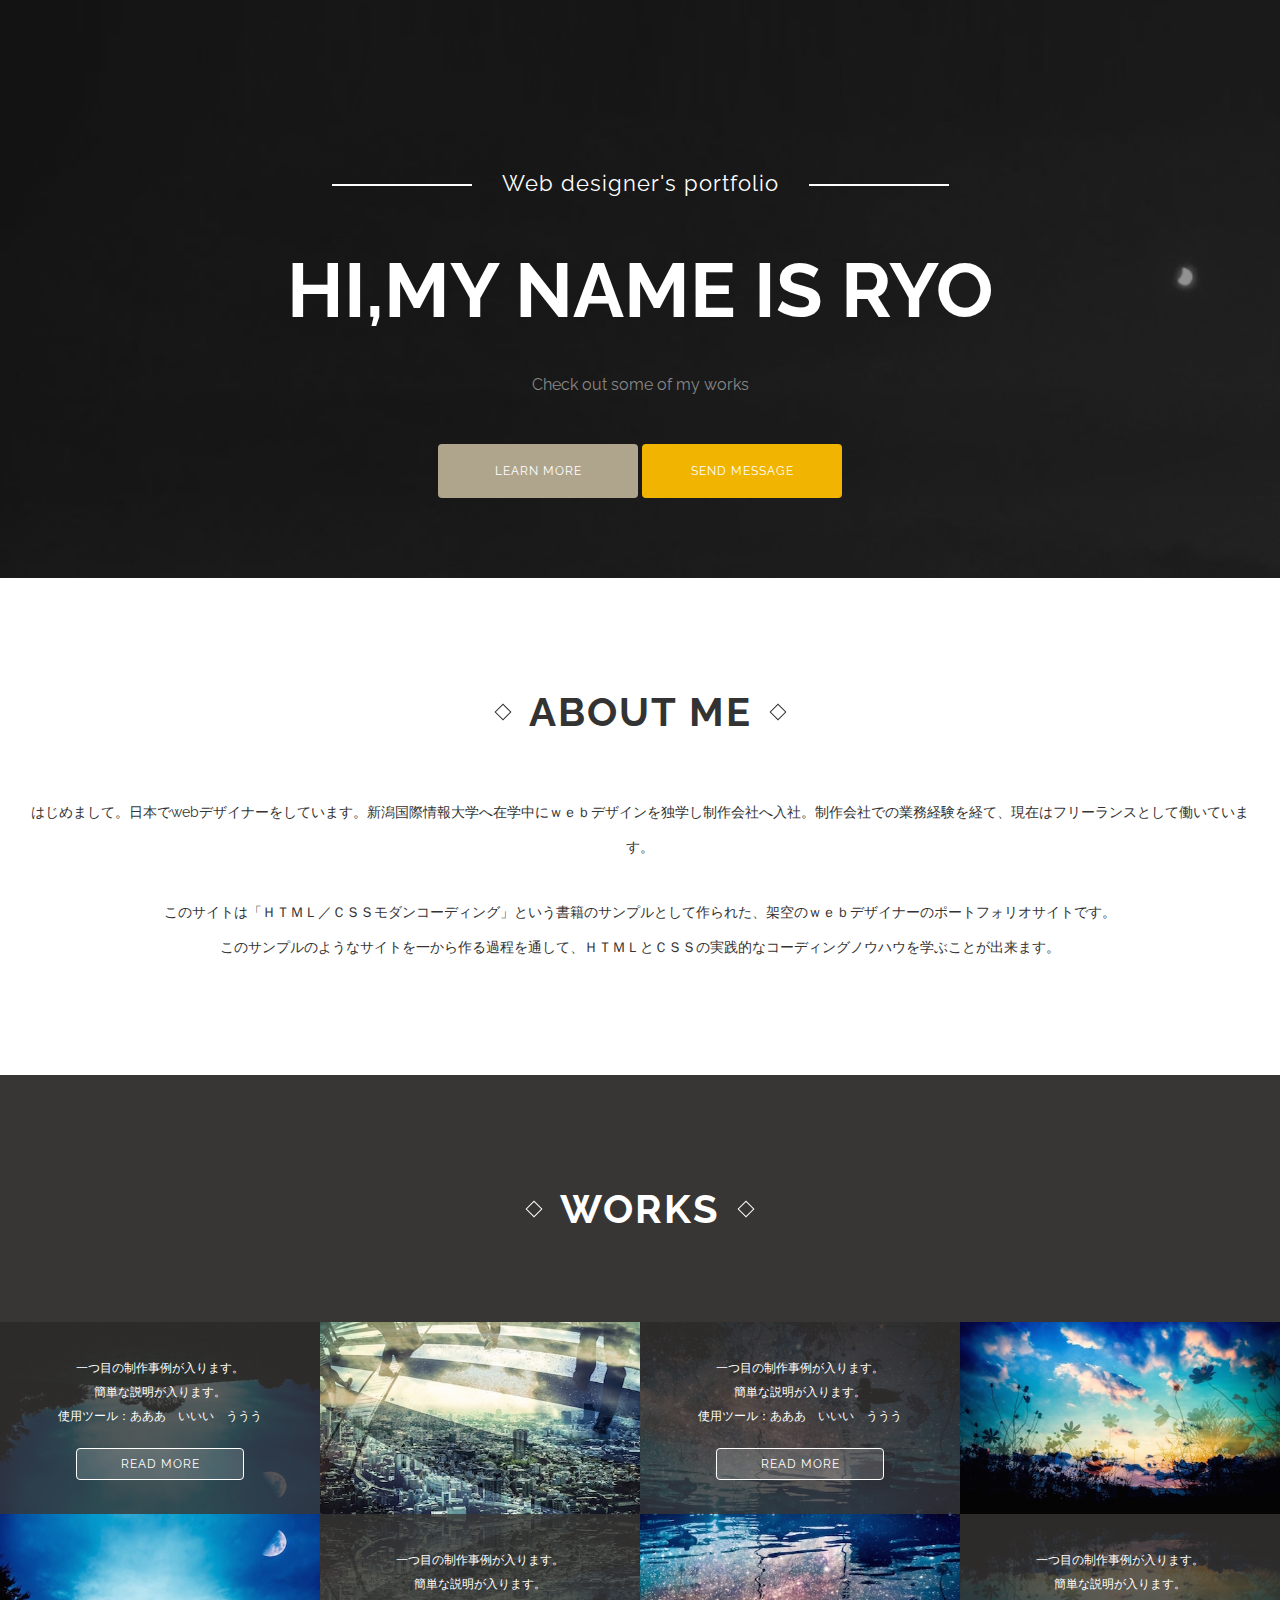
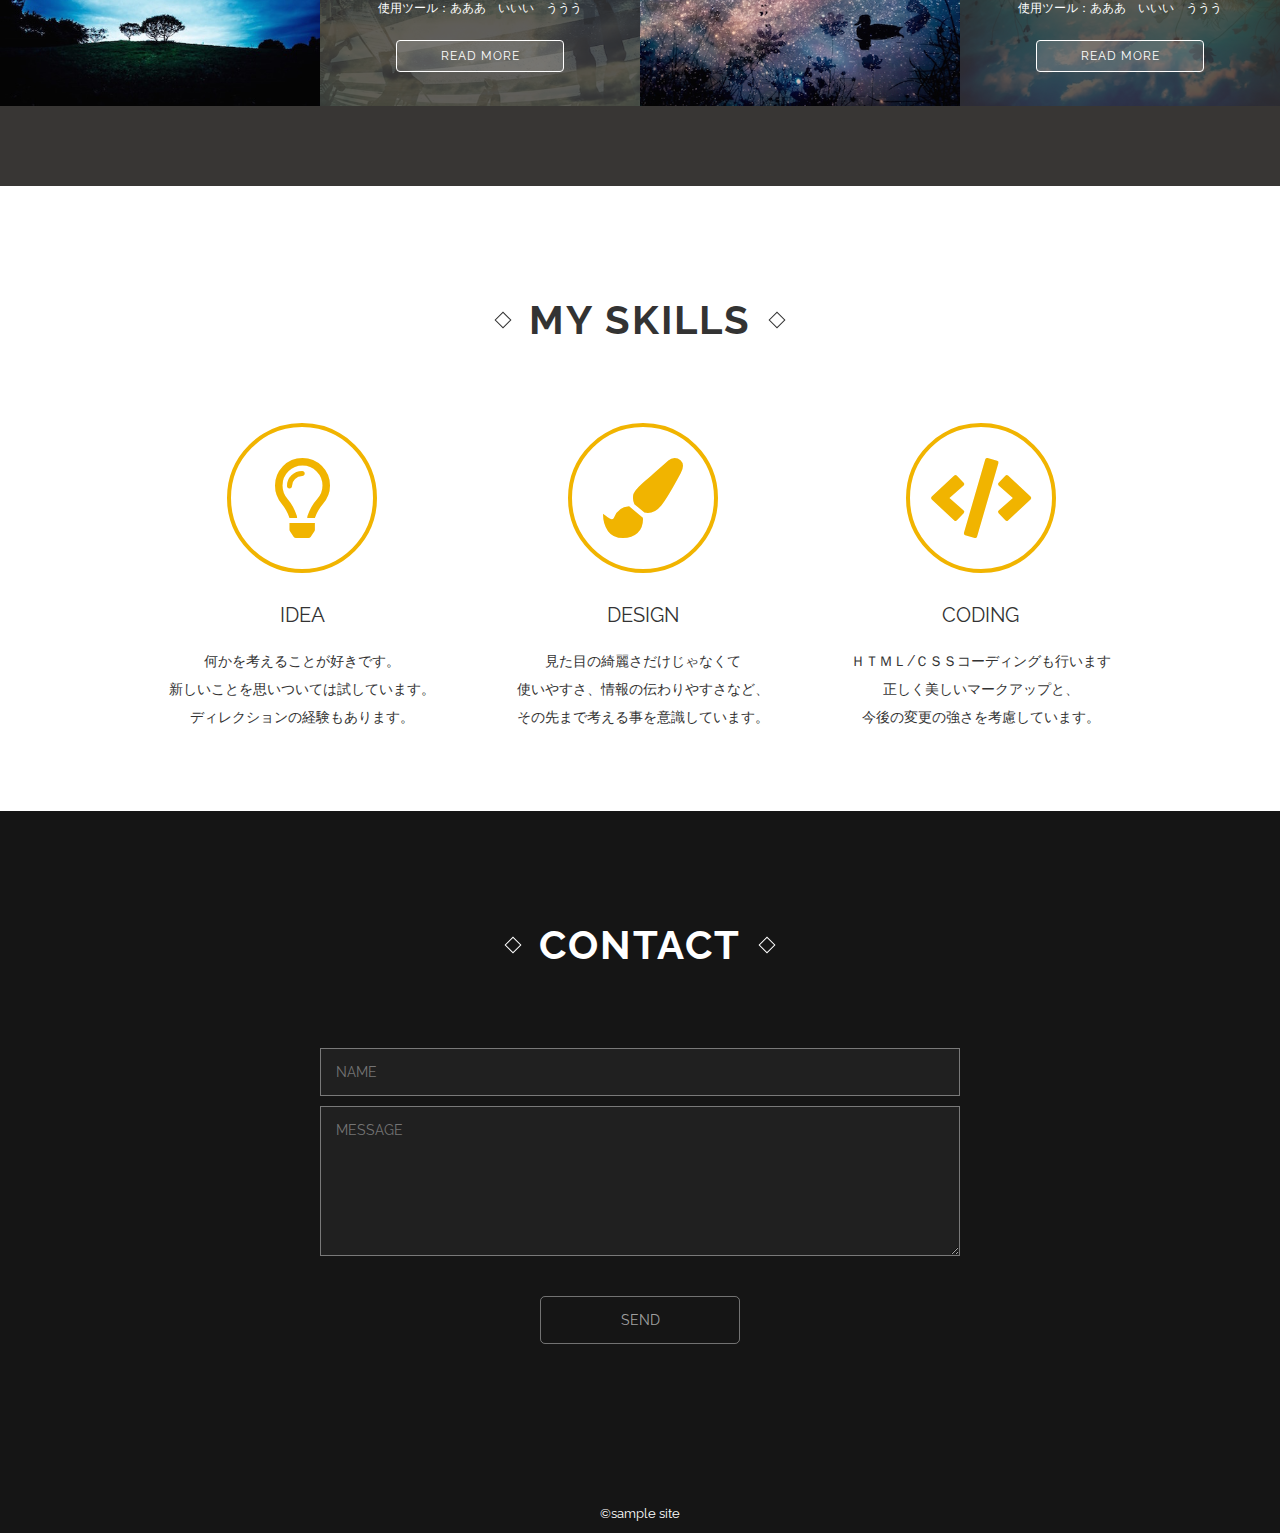
<file: singlepage-layout/index.html>
<!DOCTYPE html>
<html lang="ja">
<head>
<meta charset="UTF-8">
<meta name="viewport" content="width=device-width,initial-scale=1.0,minimum-scale=1.0">
<title>Single page</title>
<link href="https://fonts.googleapis.com/css?family=Raleway:400,700&display=swap" rel="stylesheet">
<link href="https://use.fontawesome.com/releases/v5.6.1/css/all.css" rel="stylesheet">
<link rel="stylesheet" href="css/normalize.css">
<link rel="stylesheet" href="css/style.css">
</head>
<body class="body">
    <header class="header">
        <p class="site-title-sub">Web designer's portfolio</p>
        <h1 class="site-title">HI,MY NAME IS RYO</h1>
        <p class="site-description">Check out some of my works</p>
        <div class="buttons">
            <a href="#about" class="button">LEARN MORE</a>
            <a href="#contact" class="button button-showy">SEND MESSAGE</a>
        </div>
    </header>
    
    <section class="about" id="about">
        <h2 class="heading">ABOUT ME</h2>
        <p class="about-text">はじめまして。日本でwebデザイナーをしています。新潟国際情報大学へ在学中にｗｅｂデザインを独学し制作会社へ入社。制作会社での業務経験を経て、現在はフリーランスとして働いています。</p>
        <p class="about-text">このサイトは「ＨＴＭＬ／ＣＳＳモダンコーディング」という書籍のサンプルとして作られた、架空のｗｅｂデザイナーのポートフォリオサイトです。<br>
        このサンプルのようなサイトを一から作る過程を通して、ＨＴＭＬとＣＳＳの実践的なコーディングノウハウを学ぶことが出来ます。</p>
    </section>
    
    <section class="works">
        <h2 class="heading">WORKS</h2>
        <div class="works-wrapper">
            <div class="work-box tree">
                <img src="images/tree.jpg" alt="制作事例1" class="work-image">
                <div class="work-description">
                   <div class="work-description-inner">
                        <p class="work-text">
                            一つ目の制作事例が入ります。<br>
                            簡単な説明が入ります。<br>
                            使用ツール：あああ　いいい　ううう
                            <a href="#" class="button button-ghost">READ MORE</a>
                        </p>
                    </div>
                </div>
            </div>
            <div class="work-box building">
                <img src="images/building.jpg" alt="制作事例2" class="work-image">
                <div class="work-description">
                   <div class="work-description-inner">
                        <p class="work-text">
                            一つ目の制作事例が入ります。<br>
                            簡単な説明が入ります。<br>
                            使用ツール：あああ　いいい　ううう
                            <a href="#" class="button button-ghost">READ MORE</a>
                        </p>
                    </div>
                </div>
            </div>
            <div class="work-box lake">
                <img src="images/lake.jpg" alt="制作事例3" class="work-image">
                <div class="work-description">
                   <div class="work-description-inner">
                        <p class="work-text">
                            一つ目の制作事例が入ります。<br>
                            簡単な説明が入ります。<br>
                            使用ツール：あああ　いいい　ううう
                            <a href="#" class="button button-ghost">READ MORE</a>
                        </p>
                    </div>
                </div>
            </div>
            <div class="work-box sky">
                <img src="images/sky.jpg" alt="制作事例4" class="work-image">
                <div class="work-description">
                   <div class="work-description-inner">
                        <p class="work-text">
                            一つ目の制作事例が入ります。<br>
                            簡単な説明が入ります。<br>
                            使用ツール：あああ　いいい　ううう
                            <a href="#" class="button button-ghost">READ MORE</a>
                        </p>
                    </div>
                </div>
            </div>
        </div>
    </section>
    
    <section class="skills">
        <h2 class="heading">MY SKILLS</h2>
        <div class="skills-wrapper">
            <div class="skill-box">
               <i class="skill-icon far fa-lightbulb"></i>
                <div class="skill-title">IDEA</div>
                <p class="skill-text">何かを考えることが好きです。<br>
                新しいことを思いついては試しています。<br>
                ディレクションの経験もあります。
                </p>
            </div>
            <div class="skill-box">
               <i class="skill-icon fas fa-paint-brush"></i>
                <div class="skill-title">DESIGN</div>
                <p class="skill-text">見た目の綺麗さだけじゃなくて<br>
                使いやすさ、情報の伝わりやすさなど、<br>
                その先まで考える事を意識しています。
                </p>
            </div>
            <div class="skill-box">
               <i class="skill-icon fas fa-code"></i>
                <div class="skill-title">CODING</div>
                <p class="skill-text">ＨＴＭＬ/ＣＳＳコーディングも行います<br>
                正しく美しいマークアップと、<br>
                今後の変更の強さを考慮しています。
                </p>
            </div>
        </div>
    </section>
    <section class="contact" id="contact">
        <h2 class="heading">CONTACT</h2>
        <form class="contact-form">
            <input type="text" name="name" placeholder="NAME">
            <textarea name="message" placeholder="MESSAGE"></textarea>
            <input type="submit" value="SEND">
        </form>
    </section>
    <footer class="footer">
        ©sample site
    </footer>
    <script src="lib/placeholders.min.js"></script>
</body>
</html>
</file>
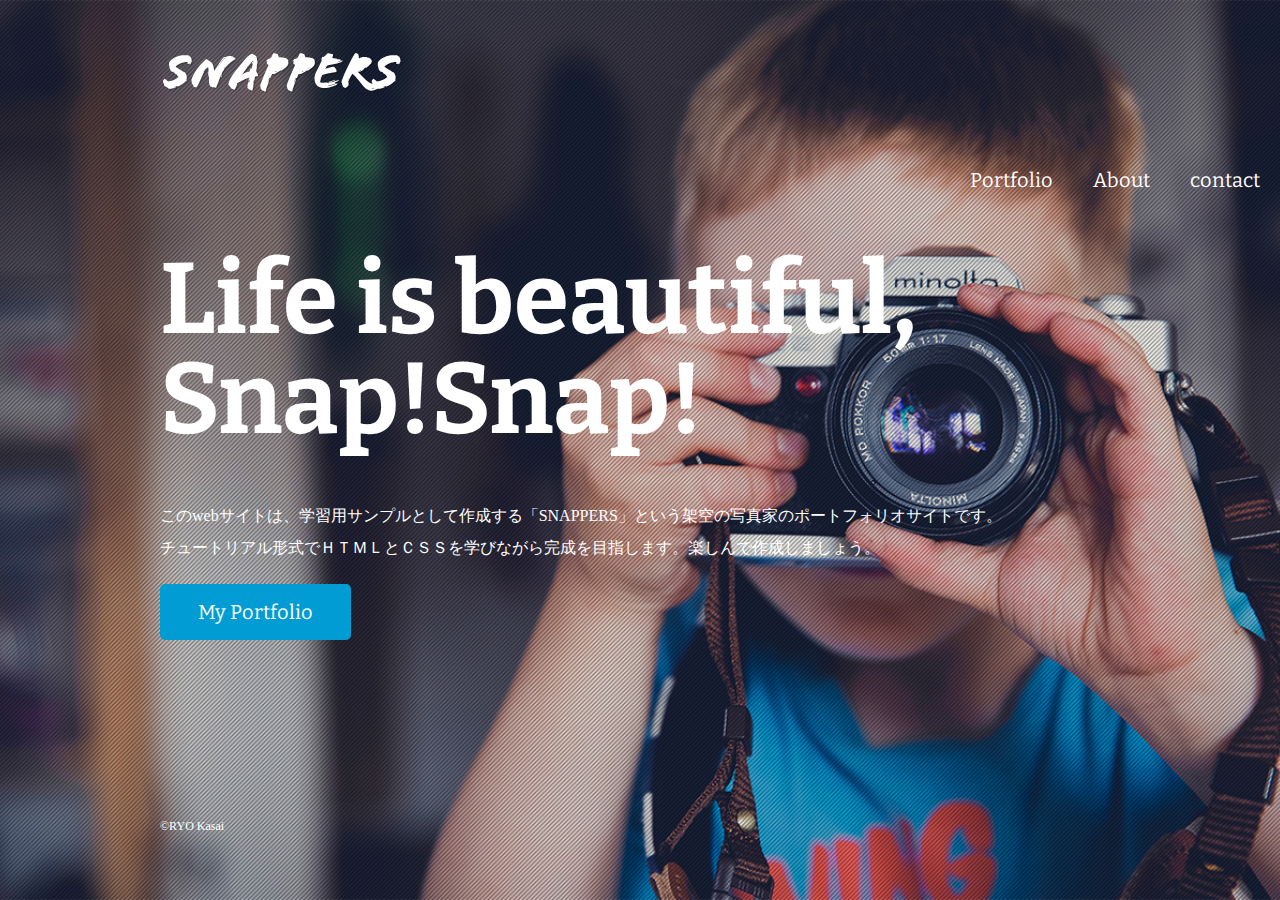
<file: Snappers webdesign/index.html>
<!DOCTYPE html>
<html lang="ja">
  <head>
    <meta charset="utf-8">
      <meta name="viewport" content="width=device-width,initial-scale=1">
    <title>風景写真家「SNAPPERS」Official website</title>
    <link href="https://fonts.googleapis.com/css?family=Bitter:700&display=swap" rel="stylesheet">
    <link href="css/style.css" rel="stylesheet">
  </head>
  <body id="index">
<!--headerはじまり-->
    <header>

      <div class="logo">
    <a href="index.html">
      <img src="images/logo.png" alt="SNAPPERS"></a>
      </div>
  </header>
<!--headerおわり-->
      
<!--navはじまり-->
  <nav>
    <ul class="global-nav">
      <li><a href="Portfolio.html">Portfolio</a></li>
      <li><a href="About.html">About</a></li>
      <li><a href="Contact.html">contact</a></li>
    </ul>
  </nav>
<!--nav終わり-->
      
<!--wrapはじまり-->
    <div id="wrap">
      <div class="content">
          <h1>Life is beautiful, Snap!Snap!</h1>
          <p>このwebサイトは、学習用サンプルとして作成する「SNAPPERS」という架空の写真家のポートフォリオサイトです。<br>
          チュートリアル形式でＨＴＭＬとＣＳＳを学びながら完成を目指します。楽しんで作成しましょう。</p>
          
          <p class="btn"><a href="portfolio.html">My Portfolio</a></p>

      </div>

    </div>
<!--wrapおわり-->
      
<!--footerはじまり-->
    <footer>
      <small>©RYO Kasai</small>
    </footer>
<!--fotterおわり-->

  </body>
</html>
</file>
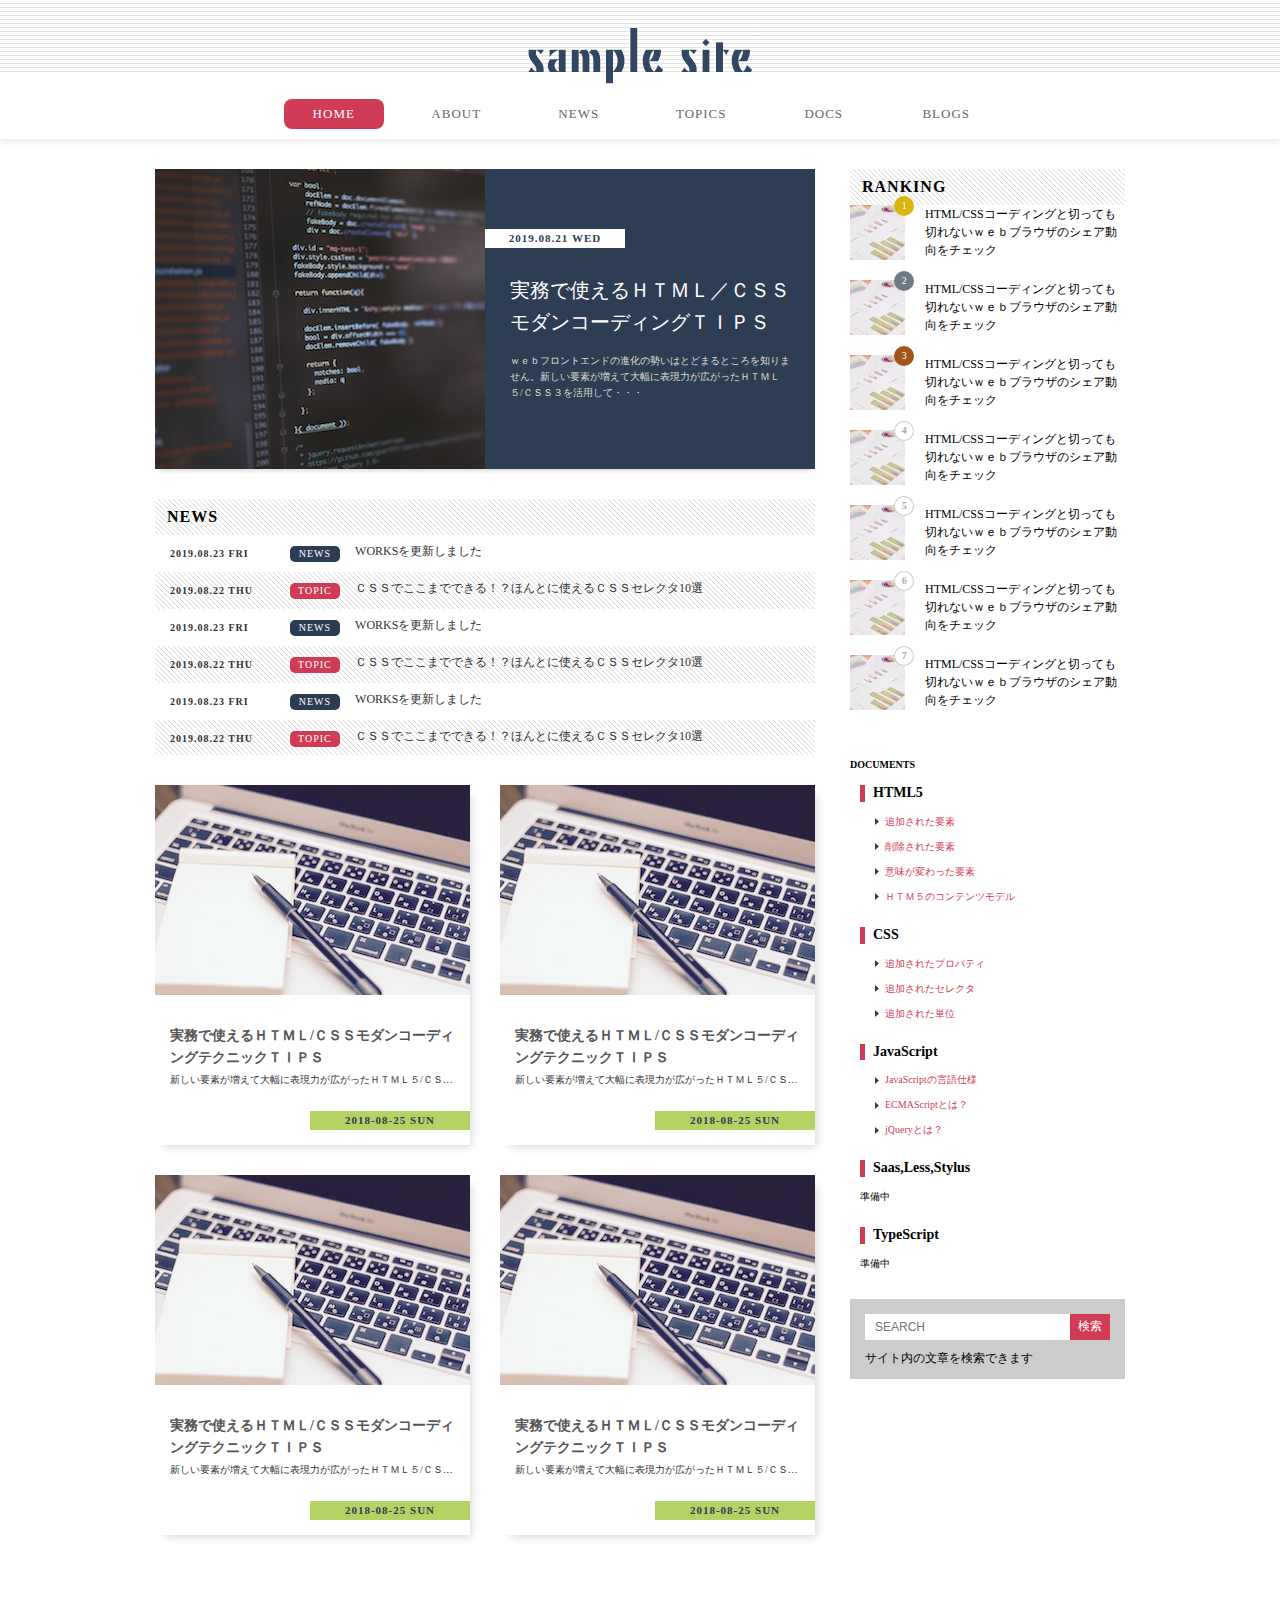
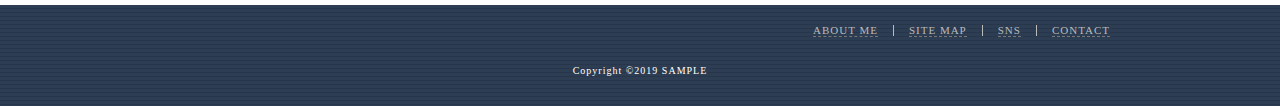
<file: standard-layout/index.html>
<!DOCTYPE html>
<html lang="ja">
<head>
<meta charset="UTF-8">
<title>スタンダード</title>
<link rel="stylesheet" href="css/reset.css">
<link rel="stylesheet" href="css/style.css">
</head>
<body class=".body">
    <header class="header">
        <h1 class="logo">
            <a href="/">SAMPLE SITE</a>
        </h1>
        <nav class="global-nav">
            <ul>
                <li class="nav-item active"><a href="#">HOME</a></li>
                <li class="nav-item"><a href="#">ABOUT</a></li>
                <li class="nav-item"><a href="#">NEWS</a></li>
                <li class="nav-item"><a href="#">TOPICS</a></li>
                <li class="nav-item"><a href="#">DOCS</a></li>
                <li class="nav-item"><a href="#">BLOGS</a></li>
            </ul>
        </nav>
    </header>
    
    <div class="wrapper clearfix">
        <main class="main">
            <h2 class="hidden">HOT TOPIC</h2>
            <a href="#" class="hot-topic clearfix">
                <img class="image" src="./images/hot-topic.jpg" alt="コーディング画面">
                
                <div class="content">
                    <h3 class="title">実務で使えるＨＴＭＬ／ＣＳＳ<br>モダンコーディングＴＩＰＳ</h3>
                    <p class="desc">ｗｅｂフロントエンドの進化の勢いはとどまるところを知りません。新しい要素が増えて大幅に表現力が広がったＨＴＭＬ５/ＣＳＳ３を活用して・・・</p>
                    <time class="date" datetime="2019-08-21">2019.08.21 WED</time>
                </div>
            </a>
            
            <h2 class="heading">NEWS</h2>
            <ul class="scroll-list">
                <li class="scroll-item">
                    <a href="#">
                        <time class="date" datetime="2019-08-23">2019.08.23 FRI</time>
                        <span class="category news">NEWS</span>
                        <span class="title">WORKSを更新しました</span>
                    </a>
                </li>
              <li class="scroll-item">
                    <a href="#">
                        <time class="date" datetime="2019-08-22">2019.08.22 THU</time>
                        <span class="category">TOPIC</span>
                        <span class="title">ＣＳＳでここまでできる！？ほんとに使えるＣＳＳセレクタ10選</span>
                    </a>
                </li>
                <li class="scroll-item">
                    <a href="#">
                        <time class="date" datetime="2019-08-23">2019.08.23 FRI</time>
                        <span class="category news">NEWS</span>
                        <span class="title">WORKSを更新しました</span>
                    </a>
                </li>
                <li class="scroll-item">
                    <a href="#">
                        <time class="date" datetime="2019-08-22">2019.08.22 THU</time>
                        <span class="category">TOPIC</span>
                        <span class="title">ＣＳＳでここまでできる！？ほんとに使えるＣＳＳセレクタ10選</span>
                    </a>
                </li>
                <li class="scroll-item">
                    <a href="#">
                        <time class="date" datetime="2019-08-23">2019.08.23 FRI</time>
                        <span class="category news">NEWS</span>
                        <span class="title">WORKSを更新しました</span>
                    </a>
                </li>
                <li class="scroll-item">
                    <a href="#">
                        <time class="date" datetime="2019-08-22">2019.08.22 THU</time>
                        <span class="category">TOPIC</span>
                        <span class="title">ＣＳＳでここまでできる！？ほんとに使えるＣＳＳセレクタ10選</span>
                    </a>
                </li>
            </ul>
           
            <h2 class="hidden">ARTICLES</h2>
            <div class="clearfix">
                <a href="#" class="article-box">
                    <h3 class="title">実務で使えるＨＴＭＬ/ＣＳＳモダンコーディングテクニックＴＩＰＳ</h3>
                    <p class="desc">新しい要素が増えて大幅に表現力が広がったＨＴＭＬ５/ＣＳＳ３を活用し、モダンなコーディングにチャレンジしましょう</p>
                    <time class="date" datetime="2019-08-25">2018-08-25 SUN</time>
                    <img class="image" src="./images/article.jpg" alt="コーディング画面">
                </a>
                <a href="#" class="article-box">
                    <h3 class="title">実務で使えるＨＴＭＬ/ＣＳＳモダンコーディングテクニックＴＩＰＳ</h3>
                    <p class="desc">新しい要素が増えて大幅に表現力が広がったＨＴＭＬ５/ＣＳＳ３を活用し、モダンなコーディングにチャレンジしましょう</p>
                    <time class="date" datetime="2019-08-25">2018-08-25 SUN</time>
                    <img class="image" src="./images/article.jpg" alt="コーディング画面">
                </a>
                <a href="#" class="article-box">
                    <h3 class="title">実務で使えるＨＴＭＬ/ＣＳＳモダンコーディングテクニックＴＩＰＳ</h3>
                    <p class="desc">新しい要素が増えて大幅に表現力が広がったＨＴＭＬ５/ＣＳＳ３を活用し、モダンなコーディングにチャレンジしましょう</p>
                    <time class="date" datetime="2019-08-25">2018-08-25 SUN</time>
                    <img class="image" src="./images/article.jpg" alt="コーディング画面">
                </a>
                <a href="#" class="article-box">
                    <h3 class="title">実務で使えるＨＴＭＬ/ＣＳＳモダンコーディングテクニックＴＩＰＳ</h3>
                    <p class="desc">新しい要素が増えて大幅に表現力が広がったＨＴＭＬ５/ＣＳＳ３を活用し、モダンなコーディングにチャレンジしましょう</p>
                    <time class="date" datetime="2019-08-25">2018-08-25 SUN</time>
                    <img class="image" src="./images/article.jpg" alt="コーディング画面">
                </a>
            </div>
        </main>
        
        <div class="sidemenu">
            <h2 class="heading">RANKING</h2>
            <ol class="ranking">
                <li class="ranking-item">
                    <a href="#">
                        <img class="image" src="./images/ranking.jpg" alt="グラフの画像">
                        <span class="order"></span>
                        <p class="text">HTML/CSSコーディングと切っても切れないｗｅｂブラウザのシェア動向をチェック</p>
                    </a>
                </li>
                <li class="ranking-item">
                    <a href="#">
                        <img class="image" src="./images/ranking.jpg" alt="グラフの画像">
                        <span class="order"></span>
                        <p class="text">HTML/CSSコーディングと切っても切れないｗｅｂブラウザのシェア動向をチェック</p>
                    </a>
                </li>
                <li class="ranking-item">
                    <a href="#">
                        <img class="image" src="./images/ranking.jpg" alt="グラフの画像">
                        <span class="order"></span>
                        <p class="text">HTML/CSSコーディングと切っても切れないｗｅｂブラウザのシェア動向をチェック</p>
                    </a>
                </li>
                <li class="ranking-item">
                    <a href="#">
                        <img class="image" src="./images/ranking.jpg" alt="グラフの画像">
                        <span class="order"></span>
                        <p class="text">HTML/CSSコーディングと切っても切れないｗｅｂブラウザのシェア動向をチェック</p>
                    </a>
                </li>
                <li class="ranking-item">
                    <a href="#">
                        <img class="image" src="./images/ranking.jpg" alt="グラフの画像">
                        <span class="order"></span>
                        <p class="text">HTML/CSSコーディングと切っても切れないｗｅｂブラウザのシェア動向をチェック</p>
                    </a>
                </li>
                <li class="ranking-item">
                    <a href="#">
                        <img class="image" src="./images/ranking.jpg" alt="グラフの画像">
                        <span class="order"></span>
                        <p class="text">HTML/CSSコーディングと切っても切れないｗｅｂブラウザのシェア動向をチェック</p>
                    </a>
                </li>
                <li class="ranking-item">
                    <a href="#">
                        <img class="image" src="./images/ranking.jpg" alt="グラフの画像">
                        <span class="order"></span>
                        <p class="text">HTML/CSSコーディングと切っても切れないｗｅｂブラウザのシェア動向をチェック</p>
                    </a>
                </li>
            </ol>
            
            <h2 class="headeing">DOCUMENTS</h2>
            <ul class="documents">
                <li>
                    <h3 class="title">HTML5</h3>
                    <ul>
                        <li><a href="#">追加された要素</a></li>
                        <li><a href="#">削除された要素</a></li>
                        <li><a href="#">意味が変わった要素</a></li>
                        <li><a href="#">ＨＴＭ５のコンテンツモデル</a></li>
                    </ul>
                </li>
                <li>
                    <h3 class="title">CSS</h3>
                    <ul>
                        <li><a href="#">追加されたプロパティ</a></li>
                        <li><a href="#">追加されたセレクタ</a></li>
                        <li><a href="#">追加された単位</a></li>
                    </ul>
                </li>
                <li>
                    <h3 class="title">JavaScript</h3>
                    <ul>
                        <li><a href="#">JavaScriptの言語仕様</a></li>
                        <li><a href="#">ECMAScriptとは？</a></li>
                        <li><a href="#">jQueryとは？</a></li>
                    </ul>
                </li>
                <li>
                    <h3 class="title">Saas,Less,Stylus</h3>
                    <p>準備中</p>
                </li>
                <li>
                    <h3 class="title">TypeScript</h3>
                    <p>準備中</p>
                </li>
            </ul>
            <h2 class="hidden">SEARCH</h2> 
            <form class="search-box">
                <input class="search-input" type="text" name="search" placeholder="SEARCH">
                <input class="search-button" type="submit" value="検索">
                <p class="text">サイト内の文章を検索できます</p>
            </form>
        </div>
    </div>

    <footer class="footer">
        <ul class="horizontal-list">
            <li class="horizontal-item"><a href="#">ABOUT ME</a></li>
            <li class="horizontal-item"><a href="#">SITE MAP</a></li>
            <li class="horizontal-item"><a href="#">SNS</a></li>
            <li class="horizontal-item"><a href="#">CONTACT</a></li>
        </ul>
        <p class="copyright">Copyright ©2019 SAMPLE</p>
    </footer>
</body>
</html>
</file>
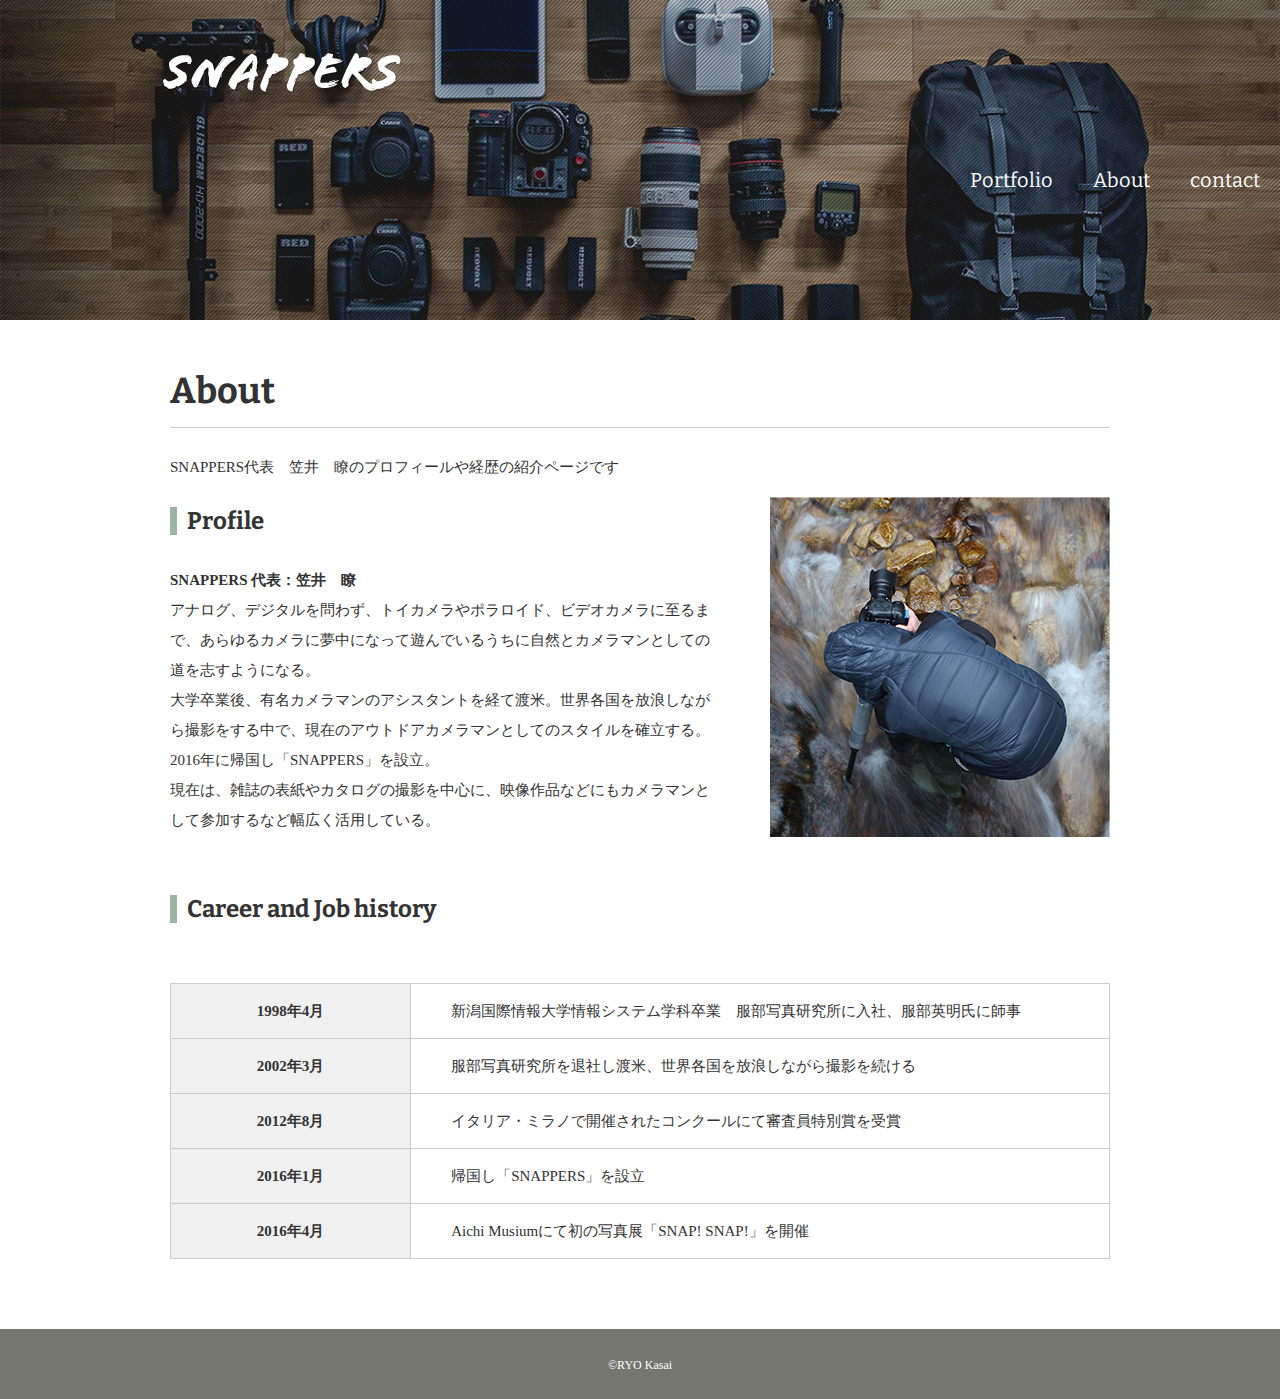
<file: Snappers webdesign/About.html>
<!DOCTYPE html>
<html lang="ja">
  <head>
    <meta charset="utf-8">
      <meta name="viewport" content="width=device-width,initial-scale=1">
    <title>About|風景写真家「SNAPPERS」</title>
    <link href="https://fonts.googleapis.com/css?family=Bitter:700&display=swap" rel="stylesheet">
    <link href="css/style.css" rel="stylesheet">
  </head>
  <body id="about">
<!--headerはじまり-->
    <header>

      <div class="logo">
    <a href="index.html">
      <img src="images/logo.png" alt="SNAPPERS"></a>
      </div>
  </header>
<!--headerおわり-->
      
<!--navはじまり-->
  <nav>
    <ul class="global-nav">
      <li><a href="Portfolio.html">Portfolio</a></li>
      <li><a href="About.html">About</a></li>
      <li><a href="Contact.html">contact</a></li>
    </ul>
  </nav>
<!--nav終わり-->
      
<!--wrapはじまり-->
    <div id="wrap">
      <div class="content">
          <div class="main-center">
          <h1>About</h1>
          <p>SNAPPERS代表　笠井　瞭のプロフィールや経歴の紹介ページです</p>
          <section class="profile clearfix">
              <div class="profile-txt">
              <h2 class="icon">Profile</h2>
                  <p><span>SNAPPERS 代表：笠井　瞭</span><br>
                  アナログ、デジタルを問わず、トイカメラやポラロイド、ビデオカメラに至るまで、あらゆるカメラに夢中になって遊んでいるうちに自然とカメラマンとしての道を志すようになる。<br>
                  大学卒業後、有名カメラマンのアシスタントを経て渡米。世界各国を放浪しながら撮影をする中で、現在のアウトドアカメラマンとしてのスタイルを確立する。2016年に帰国し「SNAPPERS」を設立。<br>
                  現在は、雑誌の表紙やカタログの撮影を中心に、映像作品などにもカメラマンとして参加するなど幅広く活用している。</p></div>
              <img src="images/about-profile.png" alt="笠井　瞭プロフィール画像" class="profile-image">
          </section>
              
              <section class="career">
              <h2 class="icon">Career and Job history</h2>
              <table>
                  <tr>
                  <th>1998年4月</th>
                  <td>新潟国際情報大学情報システム学科卒業　服部写真研究所に入社、服部英明氏に師事</td>
                  </tr>
                  
                  <tr>
                  <th>2002年3月</th>
                  <td>服部写真研究所を退社し渡米、世界各国を放浪しながら撮影を続ける</td></tr>
                  
                   <tr>
                  <th>2012年8月</th>
                  <td>イタリア・ミラノで開催されたコンクールにて審査員特別賞を受賞</td></tr>
                  
                   <tr>
                  <th>2016年1月</th>
                  <td>帰国し「SNAPPERS」を設立</td></tr>
                  
                   <tr>
                  <th>2016年4月</th>
                  <td>Aichi Musiumにて初の写真展「SNAP! SNAP!」を開催</td>
                  </tr>
            　</table>
              </section>
          </div>

      </div>

    </div>
<!--wrapおわり-->
      
<!--footerはじまり-->
    <footer>
      <small>©RYO Kasai</small>
    </footer>
<!--fotterおわり-->

  </body>
</html>
</file>
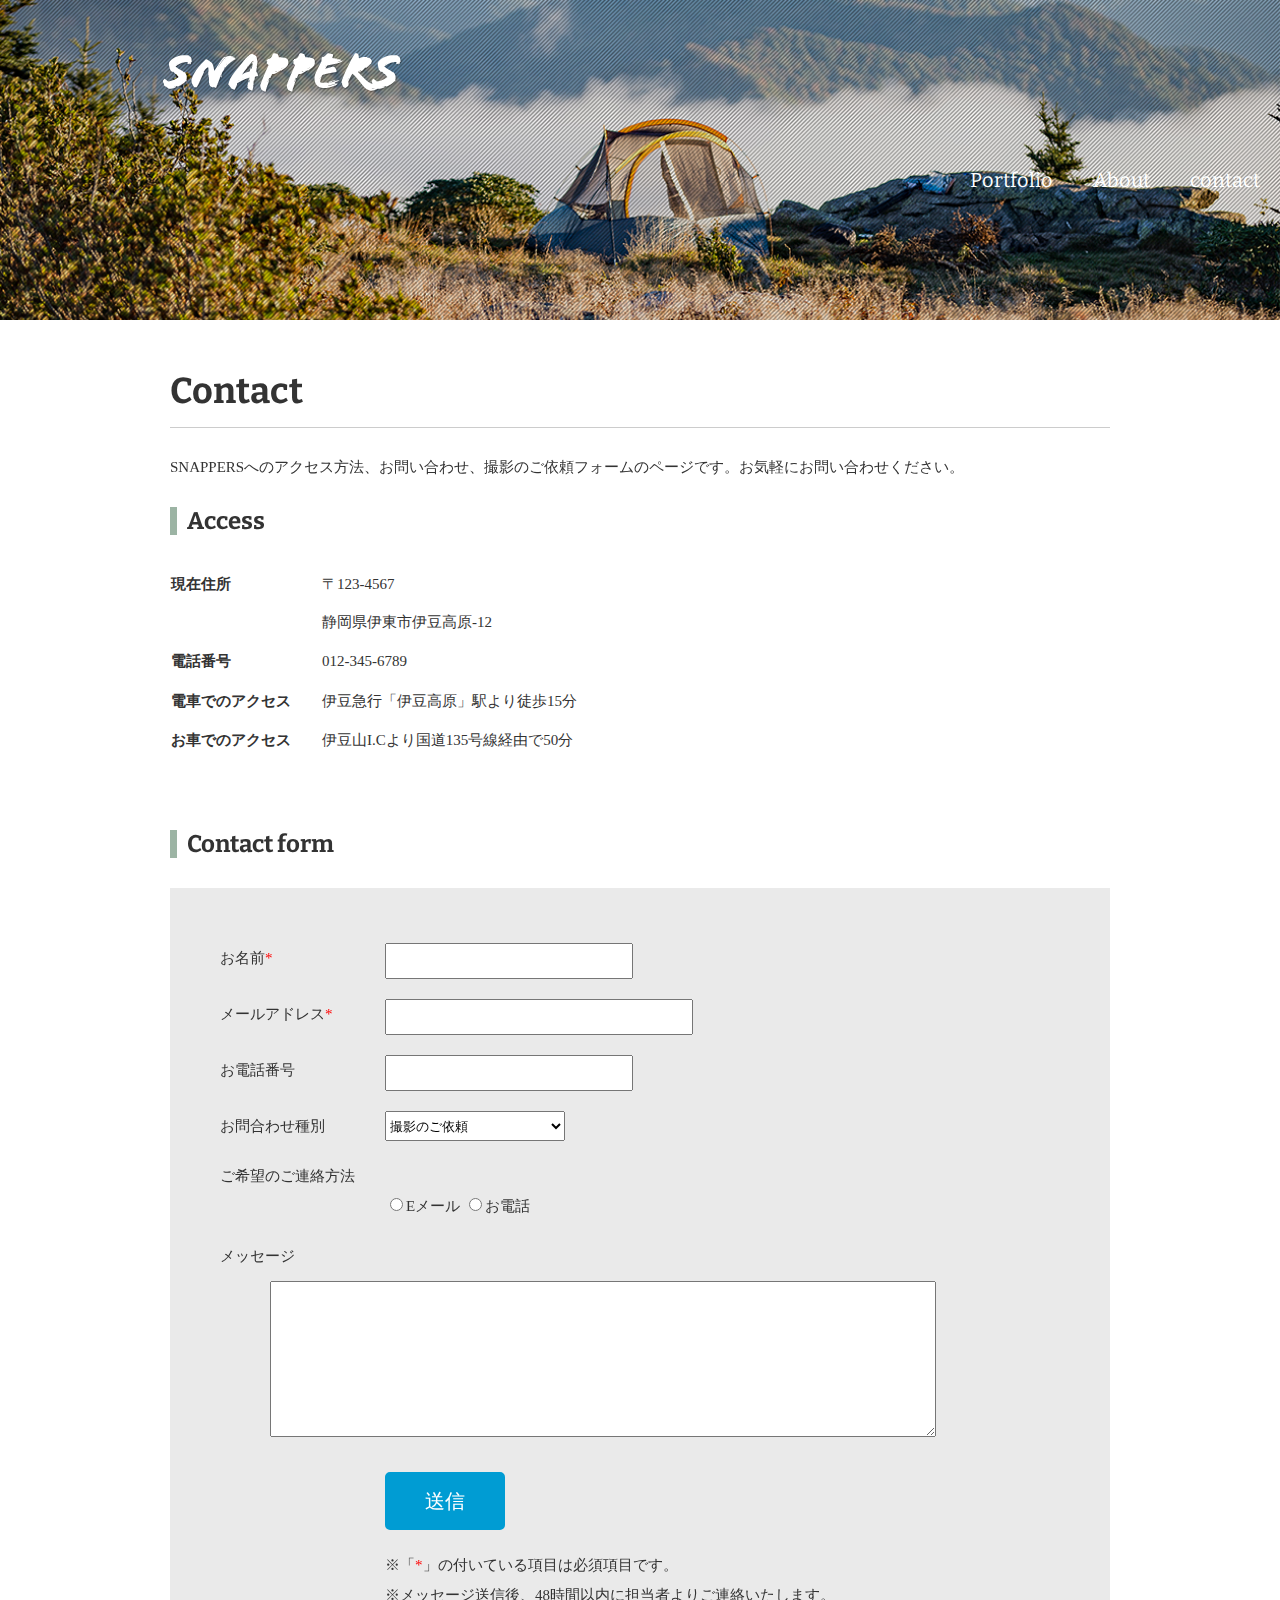
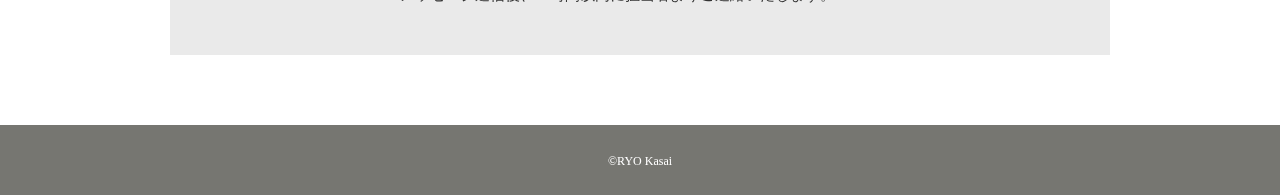
<file: Snappers webdesign/Contact.html>
<!DOCTYPE html>
<html lang="ja">
  <head>
    <meta charset="utf-8">
      <meta name="viewport" content="width=device-width,initial-scale=1">
    <title>Contact|風景写真家「SNAPPERS」</title>
    <link href="https://fonts.googleapis.com/css?family=Bitter:700&display=swap" rel="stylesheet">
    <link href="css/style.css" rel="stylesheet">
  </head>
  <body id="contact">
<!--headerはじまり-->
    <header>

      <div class="logo">
    <a href="index.html">
      <img src="images/logo.png" alt="SNAPPERS"></a>
      </div>
  </header>
<!--headerおわり-->
      
<!--navはじまり-->
  <nav>
    <ul class="global-nav">
      <li><a href="Portfolio.html">Portfolio</a></li>
      <li><a href="About.html">About</a></li>
      <li><a href="Contact.html">contact</a></li>
    </ul>
  </nav>
<!--nav終わり-->
      
<!--wrapはじまり-->
    <div id="wrap">
      <div class="content">
          <div class="main-center">
              <h1>Contact</h1>
              <p>SNAPPERSへのアクセス方法、お問い合わせ、撮影のご依頼フォームのページです。お気軽にお問い合わせください。</p>
              
              <section class="access clearfix">
              <h2 class="icon">Access</h2>
              <table>
                  <tr>
                  <th>現在住所</th>
                  <td>〒123-4567<br>静岡県伊東市伊豆高原-12</td>
                  </tr>
                   <tr>
                  <th>電話番号</th>
                  <td>012-345-6789</td>
                  </tr>
                   <tr>
                  <th>電車でのアクセス</th>
                  <td>伊豆急行「伊豆高原」駅より徒歩15分</td>
                  </tr>
                   <tr>
                  <th>お車でのアクセス</th>
                  <td>伊豆山I.Cより国道135号線経由で50分</td>
                  </tr>
                  </table>
                  <iframe src="https://www.google.com/maps/embed?pb=!1m18!1m12!1m3!1d26185.214421419805!2d139.09067703955068!3d34.87753420000001!2m3!1f0!2f0!3f0!3m2!1i1024!2i768!4f13.1!3m3!1m2!1s0x6019dc91e6c93e4f%3A0xae7aa327d6680a4!2z5LyK6LGG6auY5Y6f6aeF!5e0!3m2!1sja!2sjp!4v1562319850015!5m2!1sja!2sjp" width="460" height="220" frameborder="0" style="border:0" allowfullscreen></iframe>
              
              </section>
              
              <section>
                  <h2 class="icon">Contact form</h2>
                  <div class="form">
                      <form>
                      <dl>
                          <dt><span class="required">お名前</span></dt>
                          <dd><input type="text" name="name" class="name" required></dd>
                          <dt><span class="required">メールアドレス</span></dt>
                          <dd><input type="email" name="email" class="email" required></dd>
                          <dt>お電話番号</dt>
                          <dd><input type="tel" name="tel" class="tel"></dd>
                          <dt>お問合わせ種別</dt>
                          <dd>
                              <select name="type" class="type">
                              <option value="撮影のご依頼">撮影のご依頼</option>
                              <option value="講演・各種メディア出演のご依頼">講演・各種メディア出演のご依頼</option>
                              <option value="その他のお問合せ">その他お問合せ</option>
                              </select>
                          </dd>
                          　<dt>ご希望のご連絡方法</dt>
                                  <dd>
                          <input type="radio">Eメール
                          <input type="radio">お電話
                          </dd>
                          <dt>メッセージ</dt>
                          <dd><textarea name="message" class="message"></textarea></dd>
                          </dl>
                          <button type="submit" class="btn">送信</button>
                          <div class="attention"><p>※「<span class="required"></span>」の付いている項目は必須項目です。<br>
                          ※メッセージ送信後、48時間以内に担当者よりご連絡いたします。</p></div>
                      </form>
                  </div>
              </section>
          </div>

      </div>

    </div>
<!--wrapおわり-->
      
<!--footerはじまり-->
    <footer>
      <small>©RYO Kasai</small>
    </footer>
<!--fotterおわり-->

  </body>
</html>
</file>
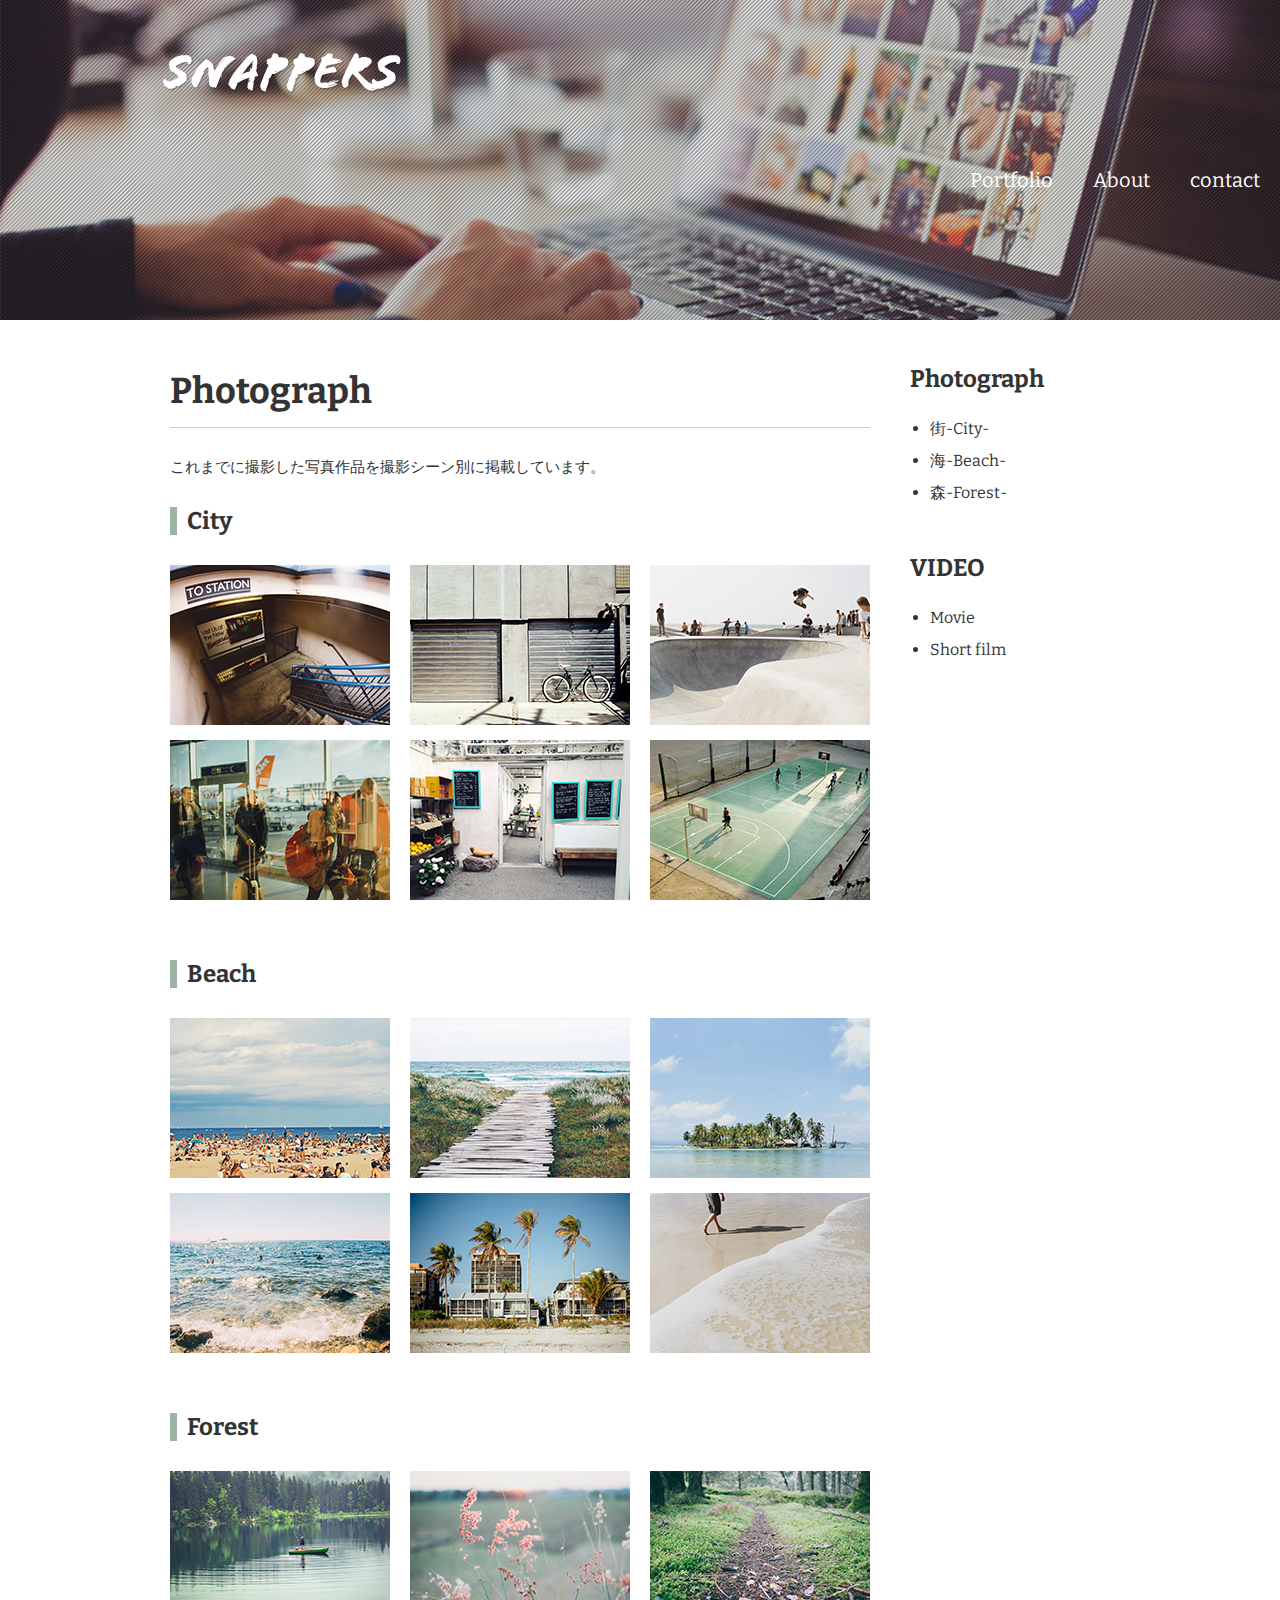
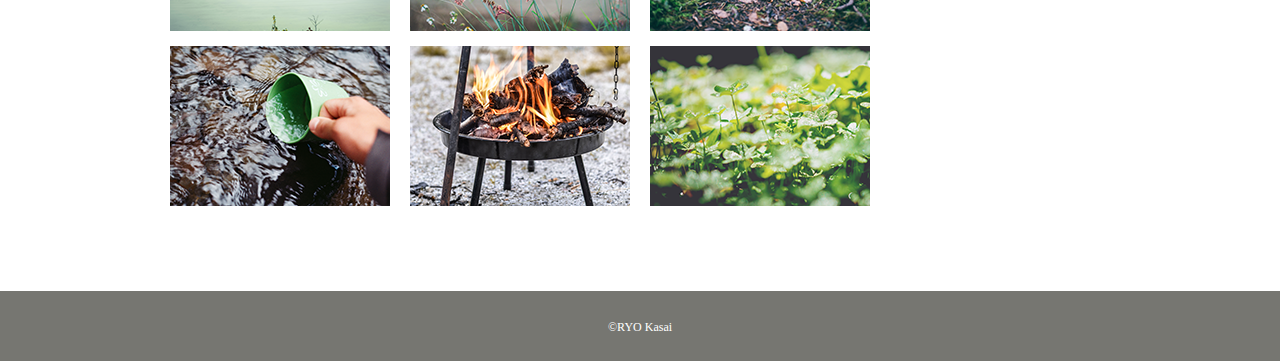
<file: Snappers webdesign/photograph.html>
<!DOCTYPE html>
<html lang="ja">
  <head>
    <meta charset="utf-8">
      <meta name="viewport" content="width=device-width,initial-scale=1">
    <title>Photograph|風景写真家「SNAPPERS」</title>
    <link href="https://fonts.googleapis.com/css?family=Bitter:700&display=swap" rel="stylesheet">
    <link href="css/style.css" rel="stylesheet">
  </head>
  <body id="photograph">
<!--headerはじまり-->
    <header>

      <div class="logo">
    <a href="index.html">
      <img src="images/logo.png" alt="SNAPPERS"></a>
      </div>
  </header>
<!--headerおわり-->
      
<!--navはじまり-->
  <nav>
    <ul class="global-nav">
      <li><a href="Portfolio.html">Portfolio</a></li>
      <li><a href="About.html">About</a></li>
      <li><a href="Contact.html">contact</a></li>
    </ul>
  </nav>
<!--nav終わり-->
      
<!--wrapはじまり-->
    <div id="wrap" class="clearfix">
      <div class="content">
          <div class="main">
              <h1>Photograph</h1>
              <p>これまでに撮影した写真作品を撮影シーン別に掲載しています。</p>
              <section id="city">
              <h2 class="icon">City</h2>
              <ul class="clearfix photograph-list">
                  <li><img src="images/photograph-city-01.png" alt="駅への階段"></li>
                  <li><img src="images/photograph-city-02.png" alt="自転車とシャッター"></li>
                  <li><img src="images/photograph-city-03.png" alt="スケートパーク"></li>
                  <li><img src="images/photograph-city-04.png" alt="エアポート"></li>
                  <li><img src="images/photograph-city-05.png" alt="雑貨を扱う店舗"></li>
                  <li><img src="images/photograph-city-06.png" alt="ストリートバスケ"></li>
                  </ul>
              </section>
              
              <section id="beach">
              <h2 class="icon">Beach</h2>
              <ul class="clearfix photograph-list">
                  <li><img src="images/photograph-beach-01.png" alt="海水浴場"></li>
                  <li><img src="images/photograph-beach-02.png" alt="ビーチへ続く道"></li>
                  <li><img src="images/photograph-beach-03.png" alt="離れ小島"></li>
                  <li><img src="images/photograph-beach-04.png" alt="岩場と波"></li>
                  <li><img src="images/photograph-beach-05.png" alt="ヤシの木"></li>
                  <li><img src="images/photograph-beach-06.png" alt="波打ち際"></li>
                  </ul>
              </section>
              
              <section id="forest">
              <h2 class="icon">Forest</h2>
              <ul class="clearfix photograph-list">
                  <li><img src="images/photograph-forest-01.png" alt="池と小舟"></li>
                  <li><img src="images/photograph-forest-02.png" alt="可憐な花"></li>
                  <li><img src="images/photograph-forest-03.png" alt="森の小径"></li>
                  <li><img src="images/photograph-forest-04.png" alt="清流をカップで掬う"></li>
                  <li><img src="images/photograph-forest-05.png" alt="焚き火台"></li>
                  <li><img src="images/photograph-forest-06.png" alt="新芽と若葉"></li>
                  </ul>
              </section>
          </div>
          <aside class="sidebar">
               <section>
                  <h2>Photograph</h2>
                  <ul>
                      <li><a href="photograph.html#city">街-City-</a></li>
                      <li><a href="photograph.html#beach">海-Beach-</a></li>
                      <li><a href="photograph.html#forest">森-Forest-</a></li>
                  </ul>
              </section>
              
              <section>
                  <h2>VIDEO</h2>
                  <ul>
                      <li><a href="video.html#movie">Movie</a></li>
                      <li><a href="video.html#short-film">Short film</a></li></ul>
              </section>
          </aside>

      </div>

    </div>
<!--wrapおわり-->
      
<!--footerはじまり-->
    <footer>
      <small>©RYO Kasai</small>
    </footer>
<!--fotterおわり-->

  </body>
</html>
</file>
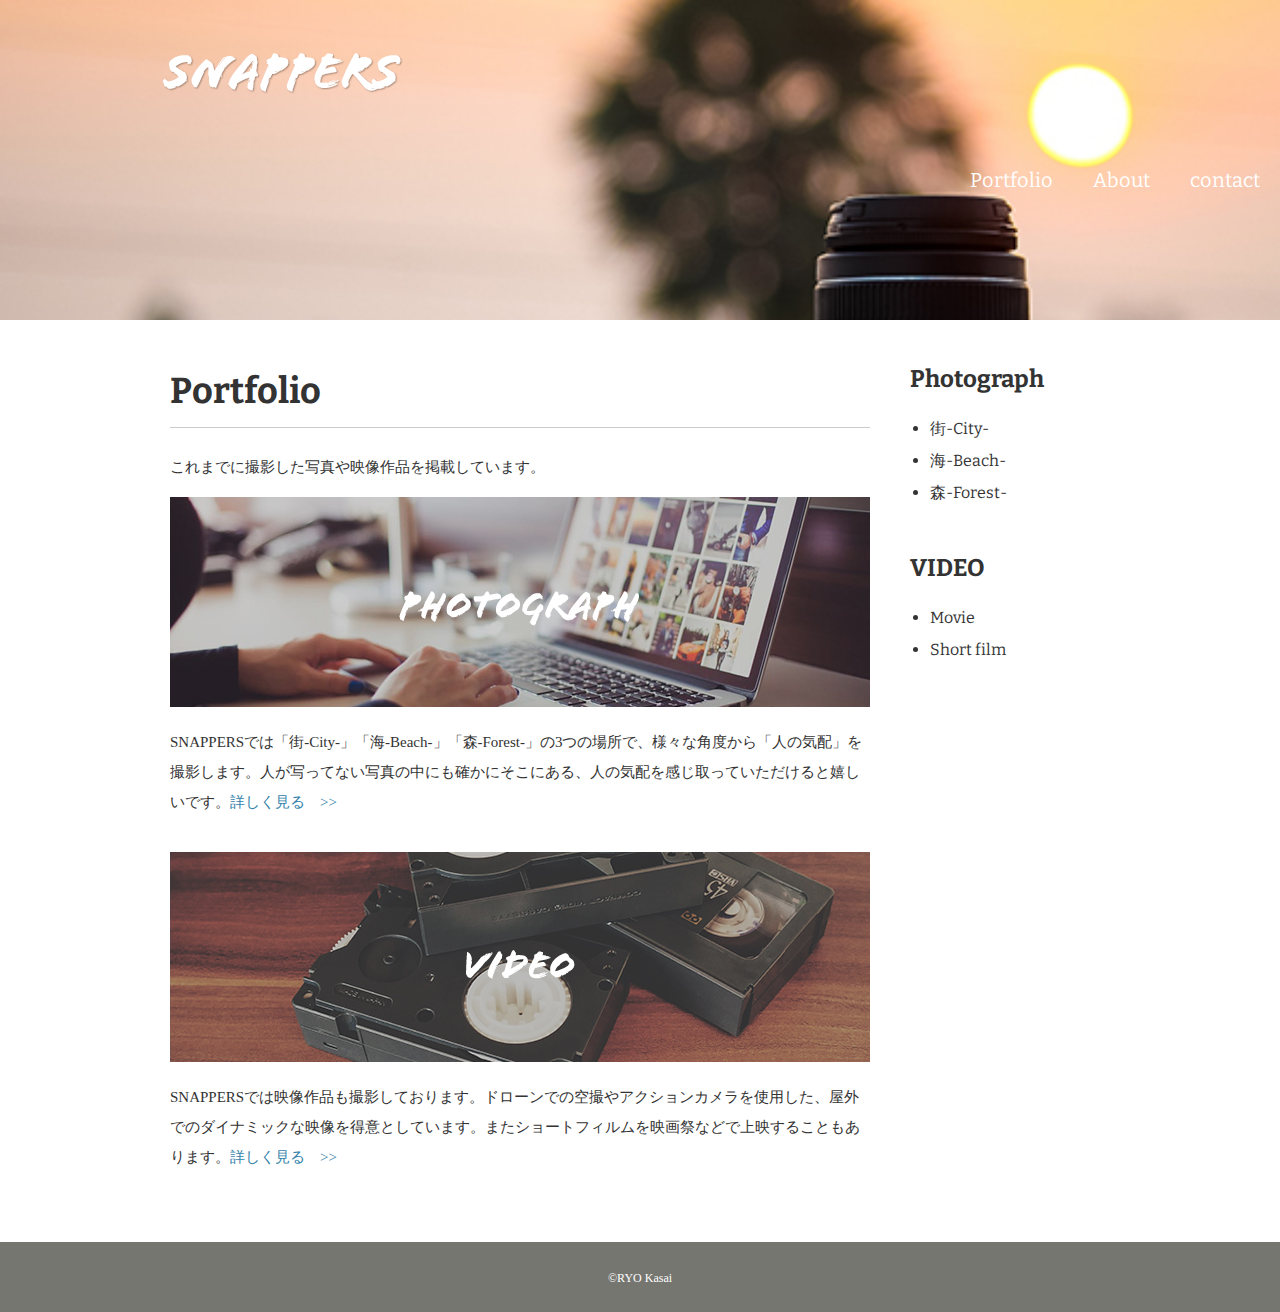
<file: Snappers webdesign/Portfolio.html>
<!DOCTYPE html>
<html lang="ja">
  <head>
    <meta charset="utf-8">
    <meta name="viewport" content="width=device-width,initial-scale=1">
    <title>Portfolio|風景写真家「SNAPPERS」</title>
    <link href="https://fonts.googleapis.com/css?family=Bitter:700&display=swap" rel="stylesheet">
    <link href="css/style.css" rel="stylesheet">
  </head>
  <body id="portfolio"
<!--headerはじまり-->
    <header>

      <div class="logo">
    <a href="index.html">
      <img src="images/logo.png" alt="SNAPPERS"></a>
      </div>
  </header>
<!--headerおわり-->
      
<!--navはじまり-->
  <nav>
    <ul class="global-nav">
      <li><a href="Portfolio.html">Portfolio</a></li>
      <li><a href="About.html">About</a></li>
      <li><a href="Contact.html">contact</a></li>
    </ul>
  </nav>
<!--nav終わり-->
      
<!--wrapはじまり-->
    <div id="wrap" class="clearfix">
      <div class="content">
          <div class="main">
              <h1>Portfolio</h1>
              <p>これまでに撮影した写真や映像作品を掲載しています。</p>
              <section>
                  <h2><a href="photograph.html"><img src="images/portfolio-photo.jpg" alt="PHOTOGRAPH"></a></h2>
                  <p>SNAPPERSでは「街-City-」「海-Beach-」「森-Forest-」の3つの場所で、様々な角度から「人の気配」を撮影します。人が写ってない写真の中にも確かにそこにある、人の気配を感じ取っていただけると嬉しいです。<a href="photograph.html">詳しく見る　>></a>
                  </p>
              </section>
              
              <section>
                  <h2><a href="video.html"><img src="images/portfolio-video.jpg" alt="VIDEO"></a></h2>
                  <p>SNAPPERSでは映像作品も撮影しております。ドローンでの空撮やアクションカメラを使用した、屋外でのダイナミックな映像を得意としています。またショートフィルムを映画祭などで上映することもあります。<a href="video.html">詳しく見る　>></a>
                  </p>
              </section>
          </div>
          
          <aside class="sidebar">
              <section>
                  <h2>Photograph</h2>
                  <ul>
                      <li><a href="photograph.html#city">街-City-</a></li>
                      <li><a href="photograph.html#beaci">海-Beach-</a></li>
                      <li><a href="photograph.html#forest">森-Forest-</a></li>
                  </ul>
              </section>
              
              <section>
                  <h2>VIDEO</h2>
                  <ul>
                      <li><a href="video.html#movie">Movie</a></li>
                      <li><a href="video.html#short-film">Short film</a></li></ul>
              </section>
          </aside>

      </div>

    </div>
<!--wrapおわり-->
      
<!--footerはじまり-->
    <footer>
      <small>©RYO Kasai</small>
    </footer>
<!--fotterおわり-->

  </body>
</html>
</file>
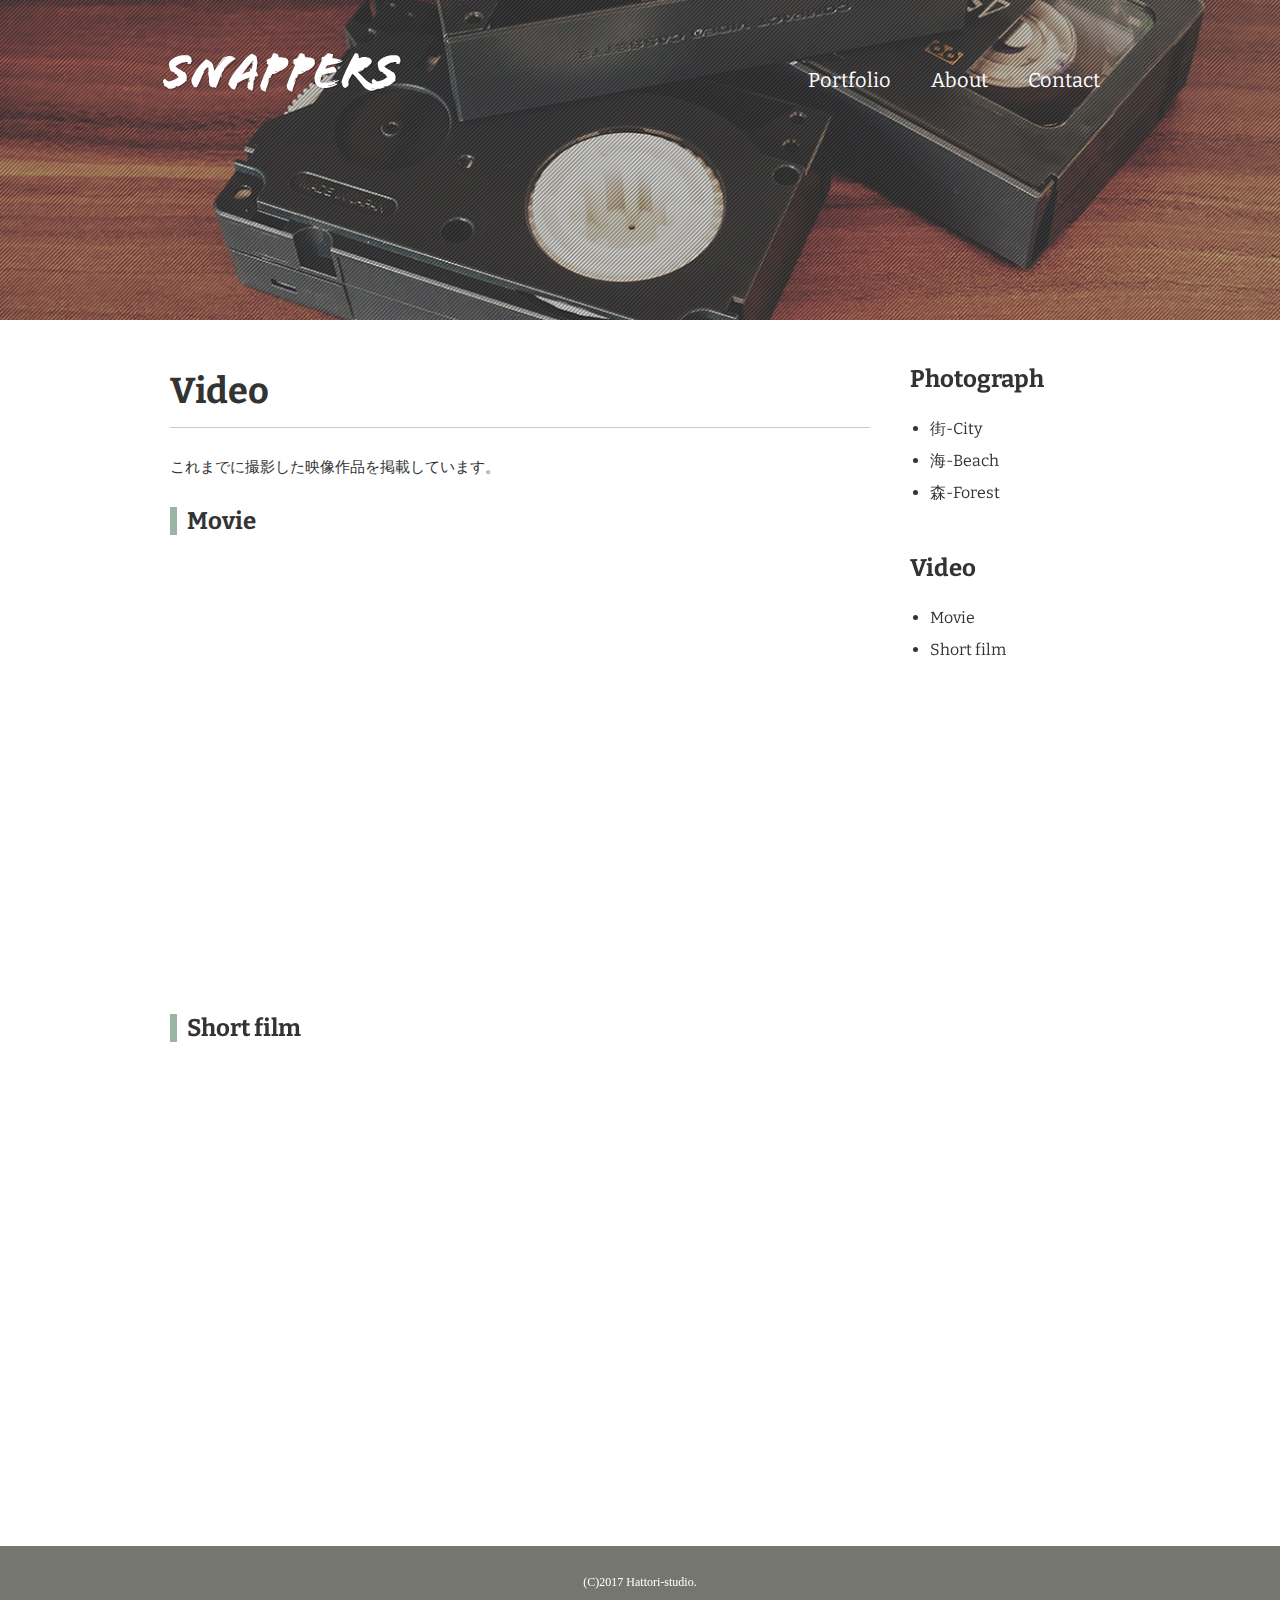
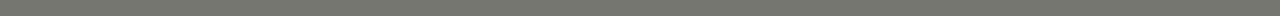
<file: Snappers webdesign/video.html>
<!DOCTYPE html>
<html>
<head>
<meta charset="UTF-8">
    <meta name="viewport" content="width=device-width,initial-scale=1">
<title>Video｜風景写真家「SNAPPERS」</title>
<link href="https://fonts.googleapis.com/css?family=Bitter:400,700" rel="stylesheet">
<link href="css/style.css" rel="stylesheet">
</head>
<body id="video">
  
  <!-- header始まり -->
  <header>
    <div class="logo">
      <a href="index.html"><img src="images/logo.png" alt="SNAPPERS"></a>
    </div>
    <nav>
      <ul class="global-nav">
        <li><a href="portfolio.html">Portfolio</a></li>
        <li><a href="about.html">About</a></li>
        <li><a href="contact.html">Contact</a></li>
      </ul>
    </nav>
  </header>
  <!-- header終わり -->
  
  <!-- wrap始まり -->
  <div id="wrap" class="clearfix">
    <div class="content">
      <div class="main">
        <h1>Video</h1>
        <p>これまでに撮影した映像作品を掲載しています。</p>
        <section id="movie">
          <h2 class="icon">Movie</h2>
            <iframe width="700" height="394" src="https://www.youtube.com/embed/fPi3MJXZFJ4" frameborder="0" allow="accelerometer; autoplay; encrypted-media; gyroscope; picture-in-picture" allowfullscreen></iframe>
        </section>
				<section id="short-film">
          <h2 class="icon">Short film</h2> 
                    <iframe width="700" height="394" src="https://www.youtube.com/embed/m7QH4Stiq8c" frameborder="0" allow="accelerometer; autoplay; encrypted-media; gyroscope; picture-in-picture" allowfullscreen></iframe>
        </section>
      </div>
      <aside class="sidebar">
        <section>
          <h2>Photograph</h2>
          <ul>
            <li><a href="photograph.html#city">街-City</a></li>
            <li><a href="photograph.html#beach">海-Beach</a></li>
            <li><a href="photograph.html#forest">森-Forest</a></li>
          </ul>
        </section>
        <section>
          <h2>Video</h2>
          <ul>
            <li><a href="video.html#movie">Movie</a></li>
            <li><a href="video.html#short">Short film</a></li>
          </ul>
        </section>
      </aside>
    </div>
  </div>
  <!-- wrap終わり -->
  
  <!-- footer始まり -->
  <footer>
    <small>(C)2017 Hattori-studio.</small>
  </footer>
  <!-- footer終わり -->
  
</body>
</html>
</file>
<file: singlepage-layout/css/style.css>
@charset "UTF-8";

html {
    font-size: 62.5%;
}

*, *::before, *::after {
    box-sizing: border-box;
}

body {
    background: #151515 url('../images/bg.png') no-repeat fixed left bottom;
    background-size: cover;
    color: #fff;
    text-align: center;
    font-size: 1.4rem;
    font-family: Raleway,"Hiragino Kaku Gothic ProN", Meiryo, sans-serif;
}

.header {
    padding: 170px 30px 80px;
}

.site-title-sub {
    margin: 0 0 30px;
    letter-spacing: 1px;
    font-size: 2.2rem;
}

.site-title-sub::before,
.site-title-sub::after {
    content: '';
    display: inline-block;
    width: 140px;
    height: 2px;
    margin: 0 30px;
    background-color: #fff;
    vertical-align: middle;
}

.site-title {
    margin: 50px 0 40px;
    font-size: 7.6rem;
}

.site-description {
    margin-bottom: 50px;
    color: #888;
    font-size: 1.6rem;
}

.button {
    display: inline-block;
    width: 200px;
    padding: 20px;
    border-radius: 4px;
    background-color: #afa58d;
    color: #fff;
    text-decoration: none;
    letter-spacing: 1px;
    font-size: 1.2rem;
}

.button:hover {
    opacity: 0.9;
}

.button-showy {
    background-color: #f1b400;
}

.buttonss .button {
    margin: 10px;
}

.about {
    padding: 80px 30px;
    background-color: #fff;
    color: #333;
}

.heading {
    position: relative;
    display: inline-block;
    margin: 30px 0 15px;
    padding-bottom: 15px;
    letter-spacing: 2px;
    font-size: 4rem;
}

.heading::before,
.heading::after {
    content: '';
    display: inline-block;
    width: 12px;
    height: 12px;
    margin: 0 20px;
    border: 1px solid;
    vertical-align: 8px;
    -webkit-transform: rotate(45deg);
    -ms-transform: rotate(45deg);
    transform: rotate(45deg);
    -moz-webkit: ;
    -ms-webkit: ;
    -o-webkit: ;
    webkit: ;
}

.heading::before {
    bottom: 5px;
}

.about-text {
    margin: 30px 0;
    line-height: 2.5;
}

.works {
    background-color: #383634;
    padding: 80px 0;
}

.works-wrapper {
    display: table;
    width: 100%;
    margin-top: 60px;
    table-layout: fixed;
}

.work-box {
    position: relative;
    display: table-cell;
    overflow: hidden;
}

.work-box::after {
    content: '';
    position: absolute;
    top: 50%;
    left: 0;
    width: 100%;
    height: 50%;
    background: no-repeat;
    background-size: 100% 100%;
    opacity: 0.2;
    transform: scaleY(-1);
}

.work-image {
    display: block;
    width: 100%;
    margin: 0 0 60%;
    transition: -webkit-transform 0.5s ease-in-out;
    transition: transform 0.5s ease-in-out;
}

.work-box:hover img {
    -webkit-transform: scale(1.1);
    transform: scale(1.1);
}

.work-box:nth-of-type(odd) img {
    -webkit-transform-origin: top center;
    transform-origin: top center;
}

.work-box:nth-of-type(even) img {
    -webkit-transform-origin: bottom center;
    transform-origin: bottom center;
}

.work-description {
    position: absolute;
    top: 50%;
    left: 0%;
    z-index: 1;
    width: 100%;
    height: 50%;
    overflow-y: auto;
}

.work-description-inner {
    display: table;
    width: 100%;
    height: 100%;
    padding: 20px;
}

.work-text {
    display: table-cell;
    vertical-align: middle;
    font-size: 1.2rem;
    line-height: 2;
}

.work-text .button {
    width: 60%;
    margin-top: 20px;
    padding: 3px;
}

.button-ghost {
    border:  1px solid #fff;
    background-color: rgba(255, 255, 255, 0.15);
}

.work-box.tree::after {
    background-image: url('../images/tree.jpg');
}

.work-box.building::after {
    background-image: url('../images/building.jpg');
}

.work-box.lake::after {
    background-image: url('../images/lake.jpg');
}

.work-box.sky::after {
    background-image: url('../images/sky.jpg');
}

.work-box:nth-child(odd) .work-image {
    margin: 60% 0 0;
}

.work-box:nth-child(odd) .work-description,
.work-box:nth-child(odd)::after {
    top: 0;
}

.skills {
    padding: 80px 0;
    background-color: #fff;
    color: #333;
}

.skills-wrapper {
    display: table;
    width: 80%;
    margin: 50px auto 0;
}

.skill-box {
    display: table-cell;
}

.skill-icon {
    width: 150px;
    height: 150px;
    margin-bottom: 30px;
    border: 4px solid;
    border-radius: 50%;
    color: #f1b400;
    font-size: 8rem;
    line-height: 142px;
}

.skill-title {
    margin: 0 20px 20px;
    font-size: 2rem;
}

.skill-text {
    margin: 0 20px;
    line-height: 2;
}

.contact {
    padding: 80px 0 150px;
}

.contact-form {
    width: 50%;
    margin: 50px auto 0;
}

.contact-form input[type=text],
.contact-form textarea {
    display: block;
    width: 100%;;
    margin-bottom: 10px;
    padding: 15px;
    outline: none;
    border: 1px solid rgba(255,255,255,0.4);
    border-radius: 0;
    background-color: rgba(255,255,255,0.05);
    color: #fff;
}

.contact-form textarea {
    height: 150px;
}

.contact-form input[type=submit] {
    display: block;
    width: 200px;
    margin: 40px auto 0;
    padding: 15px;
    border: 1px solid rgba(255, 255, 255, 0.4);
    border-radius: 5px;
    background-color: transparent;
    color: rgba(255, 255, 255, 0.6);
    cursor: pointer;
}

.contact-form input[type=submit]:hover {
    background-color: rgba(255, 255, 255, 0.05);
}

.contact-form input[type=text]:focus,
.contact-form textarea:focus {
    box-shadow: 0 0 8px rgba(255, 255, 255, 0.5) inset;
}

.footer {
    padding: 12px 0;
    font-size: 1.3rem;
}

@media (max-width: 768px) {
    .site-title-sub::before,
    .site-title-sub::after {
        display: block;
        width: 80%;;
        margin: 10px auto;
    }
    
    .heading::before,
    .heading::after {
        width: 8px;
        height: 8px;
        margin: 0 12px;
        vertical-align: 5px;
    }
    
    .site-title-sub {
        font-size: 1.7rem;
    }
    
    .site-title {
        margin-top: 35px;
        font-size: 5rem;
    }
    
    .header {
        padding-top: 60px;
    }
    
    .button:hover {
        opacity: 1;
    }
    
    .button-showy {
        margin-top: 20px;
    }
    
    .heading {
        font-size: 2.5rem;
    }
    
    .body {
        font-size: 1.3rem;
    }
    
    .about-text {
        line-height: 1.8
    }
    
    .works-wrapper,
    .work-box {
        display: block;
    }
    
    .work-image {
        display: none;
    }
    
    .work-description {
        position: relative;
    }
    
    .work-box::after {
        top: 0;
        height: 100%;
        background-size: cover;
        transform: none;
    }
    
    .skills-wrapper,
    .skill-box {
        display: block;
    }
    
    .skill-icon {
        width: 100px;
        height: 100px;
        font-size: 5rem;
        line-height: 92px;
    }
    
    .skill-box {
        margin: 40px auto;
    }
    
    .skill-text {
        margin: 0;
    }
    
    @media (max-width: 1024px) {
        
        .body {
            background-image: none;
        }
    }
    
    .contact-form {
        width: 80%;
    }
    
    .contact {
        padding-bottom: 80px;
    }
}
</file>
<file: Snappers webdesign/css/style.css>
@charset "utf-8";

body {
    margin: 0;
    padding: 0;
     background-color: #cccccc;
    color: #333333;
    font-size: 15px;
    line-height: 2;
}

p,h1,h2,h3,h4,h5,h6 {
    margin-top: 0;
}

img {
    vertical-align: bottom;
}

ul {
    margin: 0;
    padding: 0;
}

a {
    color: #3583aa;
    text-decoration: none;
}

a:visited {
    color: #788d98;
}

a:hover {
    text-decoration: underline;
}

header {
    width: 960px;
    height: 100px;
    margin: 0 auto;
}

.logo {
    float: left;
    margin-top: 50px;
}

.global-nav {
    float: right;
    margin-top: 60px;
}

.global-nav li {
    float: left;
    margin: 0 20px;
    font-size: 20px;
    list-style: none;
    font-family: 'Bitter', serif;
}

.global-nav li a {
    color: #ffffff;
}

.global-nav li a:hover {
    border-bottom: 2px solid #ffffff;
    padding-bottom: 3px;
    text-decoration: none;
}

#wrap {
    clear: both;
    background-color: #ffffff;
    margin-top: 220px;
    padding: 35px 0;
}

.content {
    width: 960px;
    margin: 0 auto;
}

footer {
    text-align: center;
    color: #ffffff;
    padding: 20px 0;
    background-color: #767671;
}

footer small {
    font-size: 12px;
}

#index h1 {
    font-size: 100px;
    line-height: 1;
    color: #ffffff;
    font-family: 'Bitter', serif;
    margin-bottom: 50px;
    border: none;
}

#index .content {
    margin-top: 150px;
}

#index p {
    font-size: 16px;
    color: #ffffff;
}

.btn a {
    background-color: #009cd3;
    color: #ffffff;
    font-size: 20px;
    font-family: 'Bitter', serif;
    width: 185px;
    display: block;
    text-align: center;
    line-height: 50px;
    margin-top: 20px;
    border-radius: 5px;
    border: 3px solid #009cd3;
}

.btn a:hover {
    text-decoration: none;
    background-color: #ffffff;
    color: #009cd3;
}

#index footer {
    width: 960px;
    margin: 150px auto 0 auto;
    text-align: left;
    background-color: transparent;
}

#index {
    background-image: url(../images/bg-index.jpg);
    background-repeat: no-repeat;
    background-position: center center;
    background-attachment: fixed;
    background-size: cover;
}

#about {
    background-image: url(../images/bg-about.jpg);
    background-repeat: no-repeat;
    background-position: center top;
    background-attachment: fixed;
    background-size: 100% auto;
}

.main-center {
    width: 940px;
    margin: 0 auto;
}

h1 {
    font-family: 'Bitter', serif;
    font-size: 36px;
    border-bottom: 1px solid #cccccc;
}

h2 {
    font-family: 'Bitter', serif;
    font-size: 24px;
}

.icon:before {
    content: "";
    padding-right: 10px;
    border-left: 7px solid #9cb4a4;
}

#about .profile-txt {
    width: 540px;
    float: left;
}

#about .profile-txt span{
    font-weight: bold;
}

#about .profile-image {
    float: right;
}

.clearfix:after {
    content: "";
    display: block;
    clear: both;
}

section {
    margin-bottom: 35px;
}

#about .career th {
    width: 240px;
    background-color: #f0f0f0;
    padding: 12px 0;
    border: 1px solid #cccccc;
}

#about .career td {
    width: 660px;
    padding: 12px 0 12px 40px;
    border: 1px solid #cccccc;
}

table {
    border-spacing: 0;
    border-collapse: collapse;
}

#index #wrap {
    background-color: transparent;
    margin-top: 0;
    padding: 0;
}

#portfolio {
    background-image: url(../images/bg-portfolio-sp.jpg);
    background-repeat: no-repeat;
    background-position: center top;
    background-attachment: fixed;
    background-size: 100% auto;
}

.main {
    width: 700px;
    margin: 0 10px;
    float: left;
}

.sidebar {
    width: 200px;
    margin: 0 10px 0 30px;
    float: right;
    font-family: 'Bitter', serif;
}

a img:hover {
    opacity: 0.8;
}

.sidebar h2 {
    margin-bottom: 10px;
}

.sidebar ul {
    font-size: 16px;
    margin-left: 20px;
}

.sidebar ul a {
    color: #333333;
}

#photograph {
    background-image: url(../images/bg-photograph.jpg);
    background-repeat: no-repeat;
    background-position: center top;
    background-attachment: fixed;
    background-size: 100% auto;
}

#photograph .photograph-list li {
    float: left;
    list-style: none;
    margin: 0 20px 15px 0;
}

#photograph .photograph-list li:nth-child(3n) {
    margin-right: 0;
}

#video {
    background-image: url(../images/bg-video.jpg);
    background-repeat: no-repeat;
    background-position: center top;
    background-attachment: fixed;
    background-size: 100% auto;
}

#contact {
    background-image: url(../images/bg-contact.jpg);
    background-repeat: no-repeat;
    background-position: center top;
    background-attachment: fixed;
    background-size: 100% auto;
}

#contact .access table {
    float: left;
}

#contact .access th,
#contact .access td {
    text-align: left;
    vertical-align: top;
    line-height: 2.5;
}

#contact .access td {
    padding-left: 30px;
}

#contact .access iframe {
    width: 460px;
    float: right;
}

#contact .form {
    background-color: #eaeaea;
    padding: 30px 50px;
}
#contact .form dl dt {
    width: 165px;
    padding: 10px 0;
    float: left;
    clear: both;
}

#contact .form dl dd {
    padding: 10px;
}

#contact .form .name {
    width: 240px;
    height: 30px;
}

#contact .form .email {
    width: 300px;
    height: 30px;
}

#contact .form .tel {
    width: 240px;
    height: 30px;
}

#contact .form .type {
    width: 180px;
    height: 30px;
}

#contact .form .message {
    width: 660px;
    height: 150px;
}

#contact .form button{
    background-color: #009cd3;
    color: #ffffff;
    font-size: 20px;
    width: 120px;
    display: block;
    text-align: center;
    line-height: 50px;
    border-radius: 5px;
    border: 3px solid #009cd3;
    margin-left: 165px;
}

#contact .form button:hover {
    background-color: #ffffff;
    color: #009cd3;
    cursor: pointer;
}

#contact .form .required:after {
    content: "*";
    color: #ff0000;
}

#contact .form .attention {
    margin: 20px 0 0 165px;
}

@media screen and (max-width:600px) {
/* 画面サイズが600ｐｘ以下の場合に適用*/
    body {
        font-size: 3.5vw;
    }
    
    h1 {
        font-size: 7.2vw;
    }
    
    h2 {
        font-size: 6vw;
    }
    
    header {
        width: auto;
        margin: 0 5%;
    }
    
    .logo {
        float: none;
        margin-top: 40px;
        text-align: center;
    }
    
    .global-nav {
        float: none;
        margin-top: 40px;
        text-align: center;
    }
    
    .global-nav li {
        display: inline;
        float: none;
        margin: 0 8px;
    }
    
    #wrap {
        margin-top: 40px;
        padding: 35px 0 0;
    }
    
    .content {
        width: 100%;
    }
    
    .main {
        float: none;
        width: auto;
        margin: 0 5%;
    }
    
    h2 img {
        max-width: 100%;
    }
    
    #portfolio {
        background-image: url(../images/bg-portfolio-sp.jpg);
    }
    
    .sidebar {
        width: auto;
        float: none;
        margin: 0;
        padding: 30px 10%; 10px;
        background-color: #f7f6f4;
    }
    
}
</file>
<file: standard-layout/css/style.css>
@charset "UTF-8";

/*共通部分
---------------------------*/
html {
    font-size: 62.5%;
}

.body {
    color: #333;
    font-size: 1.2rem;
    font-family: "Hiragino Kaku Gothic ProN", Meiryo, sans-serif;
}

*,
*::before,
*::after {
    box-sizing: border-box;
}

a:link,
a:visited,
a:hover,
a:active {
    color: #d03c56;
    text-decoration: none;
}

.clearfix::after {
    content: '';
    display: block;
    clear: both;
}

/*ヘッダー
-------------------*/
.header {
    width: 100%;
    padding: 28px 0 10px;
    background: url('../images/bg-header.gif') repeat-x;
    box-shadow: 0 0 10px 1px #e3e3e3;
}

.logo {
    width: 225px;
    height: 56px;
    margin: 0 auto;
    background: url('../images/logo.png') no-repeat;
    overflow: hidden;
    text-indent: 100%;
    white-space: nowrap;
}

.logo a {
    display: block;
    width: 100%;
    height: 100%;
}

.global-nav {
    margin-top: 15px;
    text-align: center;
}

.global-nav .nav-item {
    display: inline-block;
    margin: 0 10px;
}

.global-nav .nav-item a {
    display: inline-block;
    width: 100px;
    height: 30px;
    line-height: 30px;
    text-align: center;
    border-radius: 8px;
    color: #666;
    font-size: 1.3rem;
    letter-spacing: 1px;
    transition: 0.15s
}

.global-nav .nav-item.active a,
.global-nav .nav-item a:hover {
    background-color: #d03c56;
    color: #fff;
}

/*メインコンテンツ
---------------------------*/
.wrapper {
    width: 970px;
    margin: 30px auto 40px;
}

.hidden {
    display: none;
}

.main {
    display: block;
    float: left;
    width: 660px;
}

.hot-topic {
    display: block;
    height: 300px;
    margin-bottom: 30px;
    box-shadow: 0 6px 4px -4px rgba(0, 0, 0, 0.15);
    transition: opacity 0.15s;
}

.hot-topic:hover {
    opacity: 0.85;
}

.hot-topic .image {
    float: left;
    width: 50%;
    height: 100%;
}

.hot-topic .content {
    position: relative;
    float: left;
    width: 50%;
    height: 100%;
    padding: 105px 25px 0;
    background-color: #2d3d54;
    line-height: 1.6;
}

.hot-topic .title {
    margin-bottom: 15px;
    color: #fff;
    font-weight: normal;
    font-size: 2.0rem;
}

.hot-topic .desc {
    color: #ddc;
}

.hot-topic .date {
    position: absolute;
    top: 60px;
    left: 0;
    width: 140px;
    padding: 4px;
    background-color: #fff;
    color: #2d3d54;
    text-align: center;
    letter-spacing: 1px;
    font-weight: bold;
    font-size: 1.1rem;
    line-height: 1;
}

.heading {
    padding: 10px 12px;
    background: url('../images/bg-slash.gif');
    letter-spacing: 1px;
    font-size: 1.6rem;
}

.scroll-list {
    max-height: 220px;
    overflow-y: auto;
    margin-bottom: 30px;
    list-style-type: none;
}

.scroll-list .scroll-item a {
    display: block;
    padding: 10px 15px;
    color: #333;
    font-size: 0;
    transition: background-color 0.1s;
}

.scroll-list .scroll-item:nth-of-type(even) a {
    background: url('../images/bg-slash.gif');
}

.scroll-list .scroll-item a:hover {
    background-color: #fafaf8;
}

.scroll-list .date {
    display: inline-block;
    width: 19%;
    letter-spacing: 1px;
    font-weight: bold;
    font-size: 1.0rem;
}

.scroll-list .category {
    display: inline-block;
    width: 8%;
    border-radius: 5px;
    background-color: #d03c56;
    color: #fff;
    font-size: 1.0rem;
    text-align: center;
    letter-spacing: 1px;
    line-height: 16px;
}

.scroll-list .title {
    display: inline-block;
    width: 73%;
    padding-left: 15px;
    overflow: hidden;
    text-overflow: ellipsis;
    white-space: nowrap;
    font-size: 1.2rem;
}

.scroll-list .category.news {
    background-color: #2c3c53;
}

.article-box {
    position: relative;
    display: block;
    width: 315px;
    height: 360px;
    margin-bottom: 30px;
    padding: 210px 15px 0;
    box-shadow: 6px 6px 8px -4px rgba(0, 0, 0, 0.15);
    transition: opacity 0.15s;
}

.article-box:hover {
    opacity: 0.8;
}

.article-box .title {
    margin-top: 30px;
    color: #555;
    font-size: 1.4rem;
    line-height: 1.6;
}

.article-box .desc {
    margin-top: 5px;
    color: #333;
    overflow: hidden;
    text-overflow: ellipsis;
    white-space: nowrap;
}

.article-box .date {
    position: absolute;
    right: 0;
    bottom: 15px;
    display: block;
    width: 160px;
    padding: 4px;
    background-color: #b5d264;
    color: #2d3d54;
    text-align: center;
    letter-spacing: 1px;
    font-weight: bold;
    font-size: 1.1rem;
}

.article-box .image {
    position: absolute;
    top: 0;
    left: 0;
    width: 100%;
}

.article-box:nth-of-type(odd) {
    float: left;
}

.article-box:nth-of-type(even) {
    float: right;
}

.sidemenu {
    float: right;
    width: 275px;
}

.ranking {
    margin-bottom: 30px;
    list-style-type: none;
    counter-reset: ranking;
}

.ranking .ranking-item {
    position: relative
}

.ranking .ranking-item a {
    display: block;
    font-size: 0;
    transition: opacity 0.15s;
}

.ranking .ranking-item a:hover {
    opacity: 0.8;
}

.ranking .image {
    width: 55px;
    height: 55px;
    margin-right: 20px;
    margin-bottom: 20px;
}

.ranking .text {
    display: inline-block;
    width: 200px;
    color: #000;
    vertical-align: top;
    font-size: 1.2rem;
    line-height: 1.5;
}

.ranking .order {
    position: absolute;
    top: -9px;
    left: 44px;
    width: 20px;
    height: 20px;
    border: 1px solid #ccc;
    color: #aaa;
    border-radius: 50%;
    background-color: #fff;
    text-align: center;
    font-weight: bold;
    line-height: 18px;
    -webkit-transform: rotate(45deg);
    -ms-transform: rotate(45deg);
    transform: rotate(45deg);
}

.ranking .ranking-item:nth-of-type(1) .order,
.ranking .ranking-item:nth-of-type(2) .order,
.ranking .ranking-item:nth-of-type(3) .order {
    border: none;
    color: #fff;
    font-weight: normal;
    line-height: 20px;
}

.ranking .ranking-item:nth-of-type(1) .order {
    background-color: #dab413;
}

.ranking .ranking-item:nth-of-type(2) .order {
    background-color: #6e7b84;
}

.ranking .ranking-item:nth-of-type(3) .order {
    background-color: #a0541a;
}

.ranking .order::before {
    content: counter(ranking);
    counter-increment: ranking;
    display: inline-block;
    font-size: 1.0rem;
    -webkit-transform: rotate(-45deg);
    -ms-transform: rotate(-45deg);
    transform: rotate(-45deg);
}

.documents {
    margin: 10px 10px 30px;
}

.documents,
.documents ul {
    list-style-type: none;
}

.documents > li .title {
    margin: 15px 0;
    padding-left: 8px;
    border-left: 5px solid #d03c56;
    font-size: 1.4rem;
    line-height: 1.2;
}

.documents > li + li {
    margin-top: 25px;
}

.documents > li ul {
    margin: 15px;
}

.documents > li ul > li {
    margin-bottom: 15px;
    padding-left: 10px;
    background: url('../images/arrow.gif') no-repeat left center;
}

.documents a:hover {
    text-decoration: underline;
}

.search-box {
    padding: 15px;
    background-color: #ccc;
    font-size: 0;
}

.search-box > * {
    font-size: 1.2rem;
}

.search-box .search-input {
    width: 205px;
    height: 26px;
    padding: 0 10px;
    border: none;
}

.search-box .search-button {
    width: 40px;
    height: 26px;
    border: none;
    background-color: #d03c56;
    color: #fff;
    cursor: pointer;
}

.search-box .text {
    margin-top: 12px;
}

.footer {
    width: 100%;
    padding: 20px 0 30px;
    background: #2d3d54 url('../images/bg-footer.gif');
    color: #fff;
}

.horizontal-list {
    width: 970px;
    margin: 0 auto;
    text-align: right;
    font-size: 0;
}

.horizontal-list .horizontal-item {
    display: inline-block;
    padding: 0 15px;
    letter-spacing: 1px;
}

.horizontal-list .horizontal-item + .horizontal-item {
    border-left: 1px solid #bbb;
}

.horizontal-list .horizontal-item a {
    border-bottom: 1px dashed #777;
    color: #bbb;
    font-size: 1.1rem;
    transition: color 0.15s;
}

.horizontal-list .horizontal-item a:hover {
    color: #ddd;
}

.copyright {
    margin-top: 30px;
    text-align: center;
    letter-spacing: 1px;
    
}
</file>
